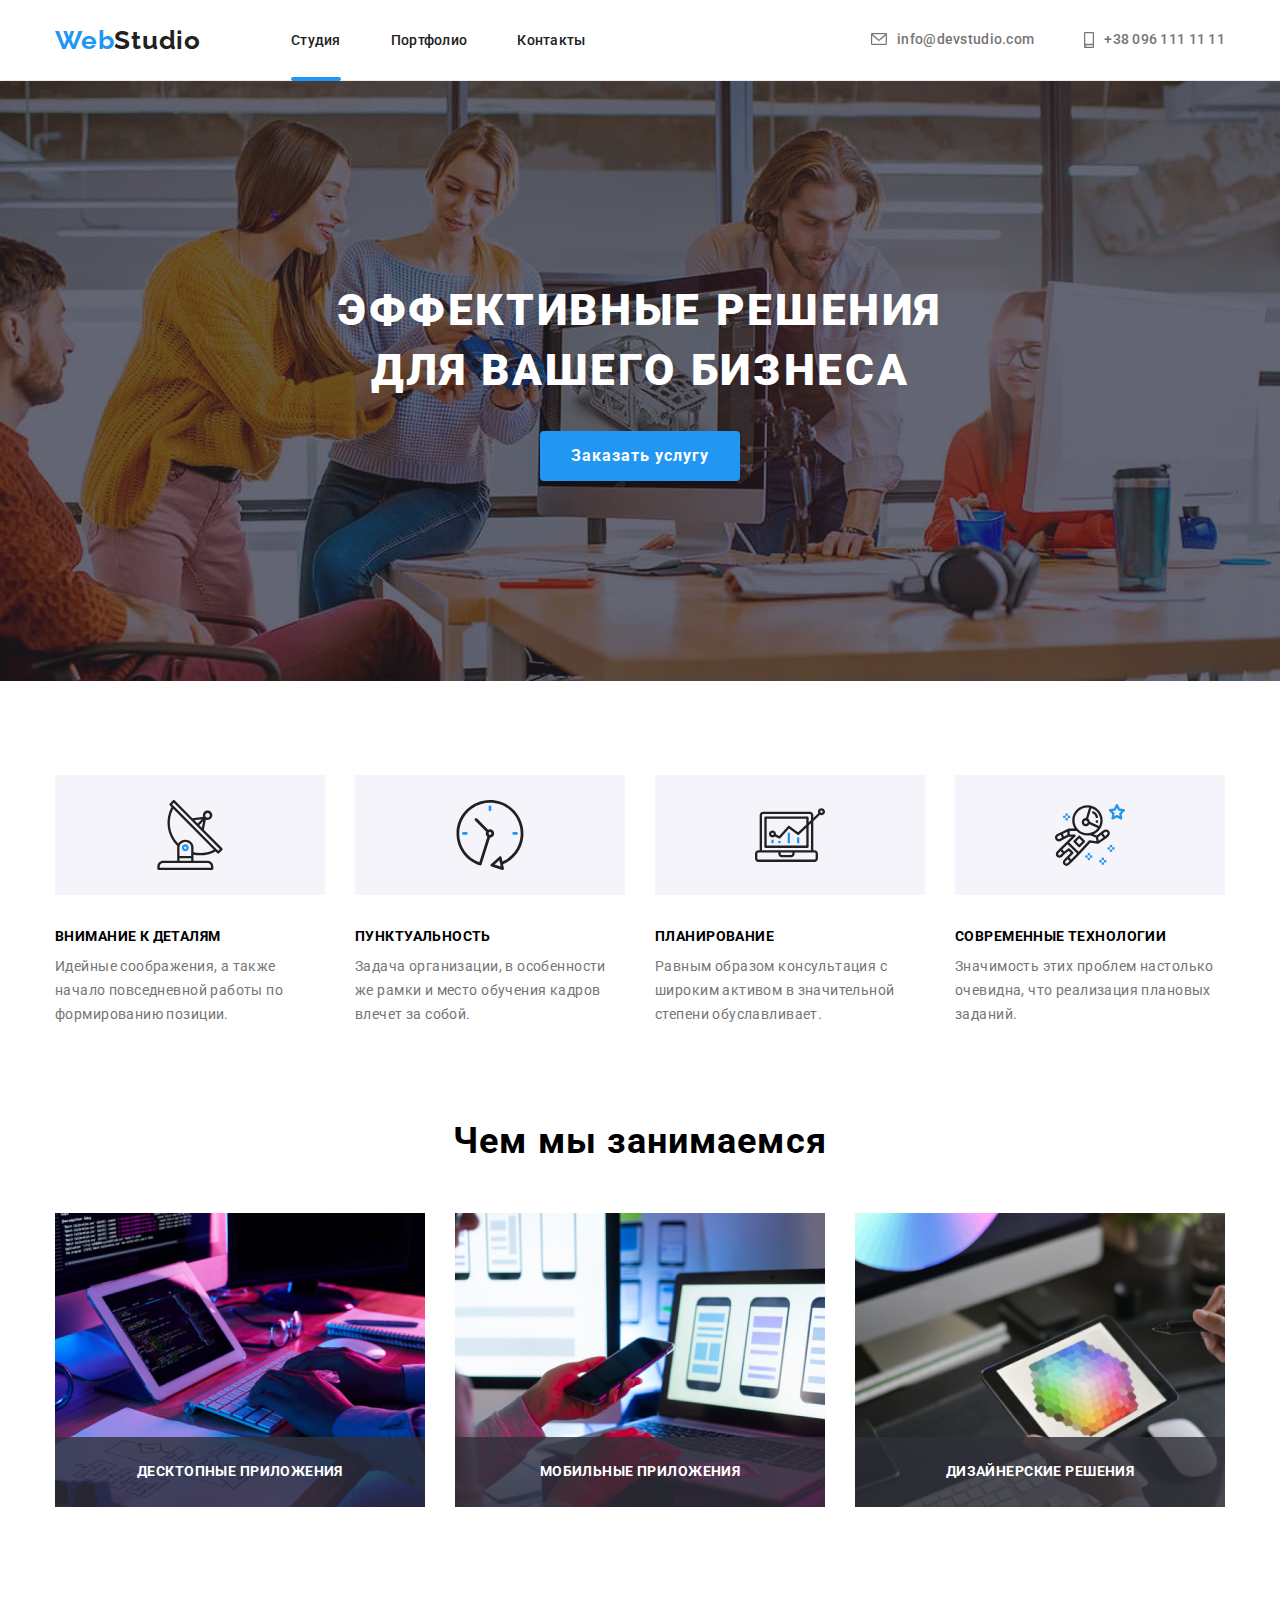
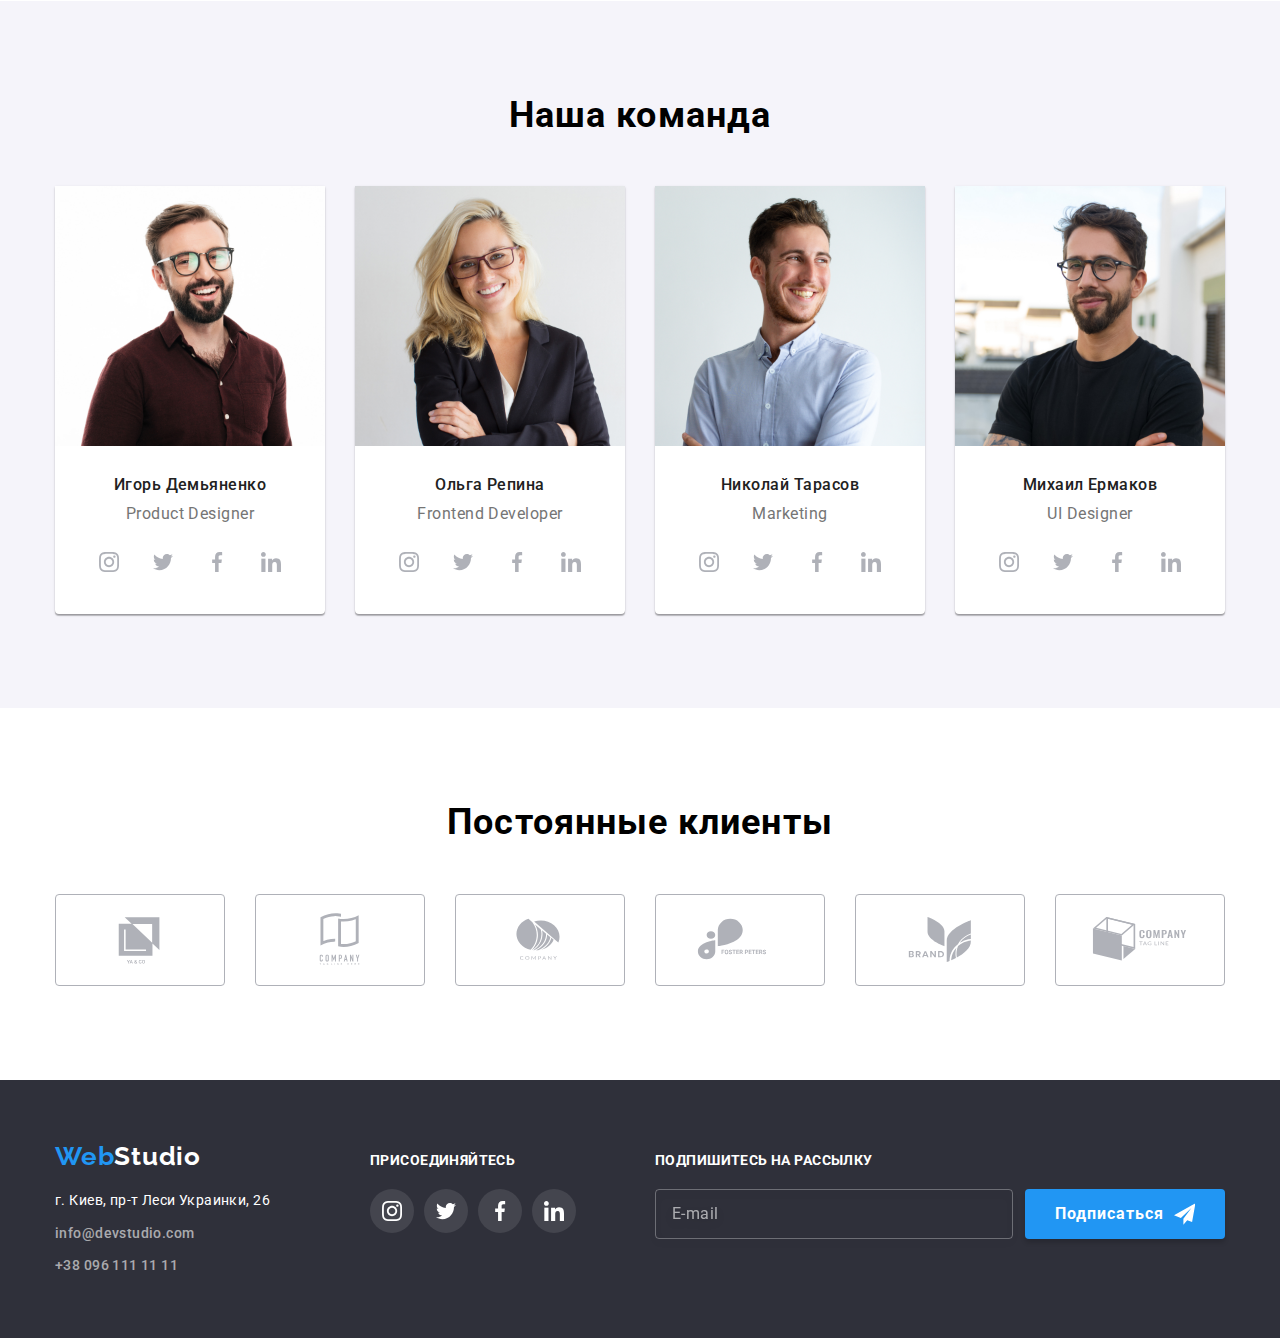
<file: index.html>
<!DOCTYPE html>
<html lang="ru">

<head>
  <meta charset="UTF-8" />
  <meta http-equiv="X-UA-Compatible" content="IE=edge" />
  <meta name="viewport" content="width=device-width, initial-scale=1.0" />
  <link rel="stylesheet" href="https://cdnjs.cloudflare.com/ajax/libs/modern-normalize/1.0.0/modern-normalize.css"
    integrity="sha512-Zx6MlUMKSVJoQ+83OwhdILe8cSEsCzfqThJd7J/VA2UrK6Ctj85p+xzqfyuNXE5B1k25uUdmJ2OzItbBy9GHAQ=="
    crossorigin="anonymous" />
  <link rel="preconnect" href="https://fonts.gstatic.com" />

  <link rel="preconnect" href="https://fonts.gstatic.com" />
  <link href="https://fonts.googleapis.com/css2?family=Raleway:wght@700&family=Roboto:wght@400;500;700;900&display=swap"
    rel="stylesheet" />
  <link rel="stylesheet" href="./css/style.css" />
  <title>WebStudio</title>
</head>

<body>
  <header class="header">
    <div class="container ">
      <!-- Navigations -->
      <nav>
        <a href="./" class="link logo">
          <span class="logo-span">Web</span>Studio</a>
        <ul class="menu list-no">
          <li class="nav-item">
            <a class="link nav-link line-bottom-link" href="#">Студия</a>
          </li>
          <li class="nav-item">
            <a class="link nav-link" href="./portfolio/portfolio.html">Портфолио</a>
          </li>
          <li class="nav-item">
            <a class="link nav-link" href="#">Контакты</a>
          </li>
        </ul>
      </nav>
      <ul class="con-list list-no">
        <li class="con-item">

          <a class="link con-link" href="mailto:info@devstudio.com">
            <svg class="icon-con-mail" width="16" height="12">
              <use href="./img/icons/icons.svg#icon-envelope"></use>
            </svg>
            info@devstudio.com
          </a>
        </li>
        <li class="con-item">
          <a class="link con-link" href="tel:+380961111111">
            <svg class="icon-con">
              <use href="./img/icons/icons.svg#icon-smartphone"></use>
            </svg>

            +38 096 111 11 11
          </a>
          <!-- </li> -->
      </ul>
    </div>
  </header>
  <main>
    <section class="shapka shapka-fon">
      <div class="container">
        <h1 class="main-title">Эффективные решения для вашего бизнеса</h1>
        <div class="center">
          <button class="order-but" type="button" data-modal-open>Заказать услугу</button>
        </div>
    </section>
    <section class="about-section">
      <div class="container">
        <!-- Наши качества -->
        <ul class="about-list list-no">
          <li class="about-list-item icon-det">
            <h3 class="mini-title">Внимание к деталям</h3>
            <p class="zagolovok about-p">
              Идейные соображения, а также начало повседневной работы по
              формированию позиции.
            </p>
          </li>
          <li class="about-list-item icon-time">
            <h3 class="mini-title">Пунктуальность</h3>
            <p class="zagolovok about-p">
              Задача организации, в особенности же рамки и место обучения кадров
              влечет за собой.
            </p>
          </li>
          <li class="about-list-item icon-plan">
            <h3 class="mini-title">Планирование</h3>
            <p class="zagolovok about-p">
              Равным образом консультация с широким активом в значительной
              степени обуславливает.
            </p>
          </li>
          <li class="about-list-item icon-tech">
            <h3 class="mini-title">Современные технологии</h3>
            <p class="zagolovok about-p">
              Значимость этих проблем настолько очевидна, что реализация
              плановых заданий.
            </p>
          </li>
        </ul>
      </div>
    </section>
    <section class="list-img-section">
      <div class="container">
        <!-- Фото чем мы занимаемся  -->
        <h2 class="title-section">Чем мы занимаемся</h2>
        <ul class="list-no list-img">
          <li>
            <div class="card-img">

              <img src="img/img-3.jpg" width="370" height="294" alt="Програмист пишет код" />
              <h4 class="mini-title">Десктопные приложения</h4>

            </div>
          </li>
          <li>
            <div class="card-img">

              <img src="img/img-1.jpg" width="370" height="294" alt="Робота веб-дизайнера" />
              <h4 class="mini-title">Мобильные приложения</h4>
            </div>
          </li>
          <li>
            <div class="card-img">

              <img src="img/img-2.jpg" width="370" height="294" alt="Я хз шо це таке, і взагалі я хочу сало" />
              <h4 class="mini-title">Дизайнерские решения</h4>
            </div>
          </li>
        </ul>
      </div>
    </section>
    <section class="team">
      <div class="container">
        <!-- Наша команда -->
        <h2 class="title-section">Наша команда</h2>
        <ul class="list-no list-team">
          <li class="card-people">
            <img src="img/team/img.jpg" alt="Ігарь" width="270" height="260" />
            <h4 class="title-name">Игорь Демьяненко</h4>
            <p class="job">Product Designer</p>
            <ul class="massage list-no">
              <li class="sn-items">
                <a href="" class="link-sn">
                  <svg class="icon-sn" width='40'>
                    <use href="./img/icons/icons.svg#icon-instagram"></use>
                  </svg>
                </a>
              </li>
              <li class="sn-items">
                <a href="" class="link-sn">
                  <svg class="icon-sn" width='40'>
                    <use href="./img/icons/icons.svg#icon-twitter"></use>
                  </svg>
                </a>
              </li>
              <li class="sn-items">
                <a href="" class="link-sn">
                  <svg class="icon-sn" width='40'>
                    <use href="./img/icons/icons.svg#icon-facebook"></use>
                  </svg>
                </a>
              </li>
              <li class="sn-items">
                <a href="" class="link-sn">
                  <svg class="icon-sn" width='40'>
                    <use href="./img/icons/icons.svg#icon-linkedin"></use>
                  </svg>
                </a>
              </li>
            </ul>
          </li>
          <li class="card-people">
            <img src="img/team/img-1.jpg" alt="Ольга" width="270" height="260" />
            <h4 class="title-name">Ольга Репина</h4>
            <p class="job">Frontend Developer</p>
            <ul class="massage list-no">
              <li class="sn-items">
                <a href="" class="link-sn">
                  <svg class="icon-sn" width='40'>
                    <use href="./img/icons/icons.svg#icon-instagram"></use>
                  </svg>
                </a>
              </li>
              <li class="sn-items">
                <a href="" class="link-sn">
                  <svg class="icon-sn" width='40'>
                    <use href="./img/icons/icons.svg#icon-twitter"></use>
                  </svg>
                </a>
              </li>
              <li class="sn-items">
                <a href="" class="link-sn">
                  <svg class="icon-sn" width='40'>
                    <use href="./img/icons/icons.svg#icon-facebook"></use>
                  </svg>
                </a>
              </li>
              <li class="sn-items">
                <a href="" class="link-sn">
                  <svg class="icon-sn" width='40'>
                    <use href="./img/icons/icons.svg#icon-linkedin"></use>
                  </svg>
                </a>
              </li>
            </ul>
          </li>
          <li class="card-people">
            <img src="img/team/img-2.jpg" alt="Коля" width="270" height="260" />
            <h4 class="title-name">Николай Тарасов</h4>
            <p class="job">Marketing</p>
            <ul class="massage list-no">
              <li class="sn-items">
                <a href="" class="link-sn">
                  <svg class="icon-sn" width='40'>
                    <use href="./img/icons/icons.svg#icon-instagram"></use>
                  </svg>
                </a>
              </li>
              <li class="sn-items">
                <a href="" class="link-sn">
                  <svg class="icon-sn" width='40'>
                    <use href="./img/icons/icons.svg#icon-twitter"></use>
                  </svg>
                </a>
              </li>
              <li class="sn-items">
                <a href="" class="link-sn">
                  <svg class="icon-sn" width='40'>
                    <use href="./img/icons/icons.svg#icon-facebook"></use>
                  </svg>
                </a>
              </li>
              <li class="sn-items">
                <a href="" class="link-sn">
                  <svg class="icon-sn" width='40'>
                    <use href="./img/icons/icons.svg#icon-linkedin"></use>
                  </svg>
                </a>
              </li>
            </ul>
          </li>
          <li class="card-people">
            <img src="img/team/img-3.jpg" alt="Міша" width="270" height="260" />
            <h4 class="title-name">Михаил Ермаков</h4>
            <p class="job">UI Designer</p>
            <ul class="massage list-no">
              <li class="sn-items">
                <a href="" class="link-sn">
                  <svg class="icon-sn" width='40'>
                    <use href="./img/icons/icons.svg#icon-instagram"></use>
                  </svg>
                </a>
              </li>
              <li class="sn-items">
                <a href="" class="link-sn">
                  <svg class="icon-sn" width='40'>
                    <use href="./img/icons/icons.svg#icon-twitter"></use>
                  </svg>
                </a>
              </li>
              <li class="sn-items">
                <a href="" class="link-sn">
                  <svg class="icon-sn" width='40'>
                    <use href="./img/icons/icons.svg#icon-facebook"></use>
                  </svg>
                </a>
              </li>
              <li class="sn-items">
                <a href="" class="link-sn">
                  <svg class="icon-sn" width='40'>
                    <use href="./img/icons/icons.svg#icon-linkedin"></use>
                  </svg>
                </a>
              </li>
            </ul>
          </li>
        </ul>
      </div>
    </section>
    <section class="clients-section">
      <div class="container">
        <h2 class="title-section">Постоянные клиенты</h2>
        <ul class="clients-list list-no">
          <li class="clients-item">
            <a href="" class="client-link">
              <svg class="client-logo">
                <use href="./img/icons/icons.svg#icon-client-1"></use>
              </svg>
            </a>
          </li>
          <li class="clients-item ">
            <a href="" class="client-link">
              <svg class="client-logo">
                <use href="./img/icons/icons.svg#icon-client-2"></use>
              </svg>
            </a>
          </li>
          <li class="clients-item">
            <a href="" class="client-link">
              <svg class="client-logo">
                <use href="./img/icons/icons.svg#icon-client-3"></use>
              </svg>
            </a>
          </li>
          <li class="clients-item">
            <a href="" class="client-link">
              <svg class="client-logo">
                <use href="./img/icons/icons.svg#icon-client-4"></use>
              </svg>
            </a>
          </li>
          <li class="clients-item">
            <a href="" class="client-link">
              <svg class="client-logo">
                <use href="./img/icons/icons.svg#icon-client-5"></use>
              </svg>
            </a>
          </li>
          <li class="clients-item">
            <a href="" class="client-link">
              <svg class="client-logo">
                <use href="./img/icons/icons.svg#icon-client-6"></use>
              </svg>
            </a>
          </li>
        </ul>
      </div>
    </section>
  </main>
  <footer class="footer">
    <div class="container content-foot">
      <!-- Адрес и контакты в футере -->
      <div class='info-footer'>
        <a href="./" class="link logo footer-logo">
          <span class="logo-span ">Web</span><span class="white-span">Studio</span>
        </a>
        <address class="address">
          <a href="https://goo.gl/maps/hZhFV1fXpXnWWx7i7" class="address-street link" target="_blank">г. Киев, пр-т Леси
            Украинки, 26</a>
          <ul class="list-no">
            <li class="footer-item-list">
              <a class="link con-link footer-link" href="mailto:info@devstudio.com">info@devstudio.com</a>
            </li>
            <li class="footer-item-list">
              <a class="link con-link footer-link" href="tel:+380961111111">+38 096 111 11 11</a>
            </li>
          </ul>
        </address>
      </div>
      <div class="sn-footer">
        <h3 class="mini-title mini-title-footer">присоединяйтесь</h3>
        <ul class="massage-footer list-no">
          <li class="sn-items">
            <a href="" class="link-sn sn-footer-link">
              <svg class="icon-sn-footer" width='40'>
                <use href="./img/icons/icons.svg#icon-instagram"></use>
              </svg>
            </a>
          </li>
          <li class="sn-items">
            <a href="" class="link-sn sn-footer-link">
              <svg class="icon-sn-footer" width='40'>
                <use href="./img/icons/icons.svg#icon-twitter"></use>
              </svg>
            </a>
          </li>
          <li class="sn-items">
            <a href="" class="link-sn sn-footer-link">
              <svg class="icon-sn-footer" width='40'>
                <use href="./img/icons/icons.svg#icon-facebook"></use>
              </svg>
            </a>
          </li>
          <li class="sn-items">
            <a href="" class="link-sn sn-footer-link">
              <svg class="icon-sn-footer" width='40'>
                <use href="./img/icons/icons.svg#icon-linkedin"></use>
              </svg>
            </a>
          </li>
        </ul>
      </div>
      <div>
        <h3 class="mini-title mini-title-footer">Подпишитесь на рассылку</h3>
        <form class="footer-form">
          <input type="email" class="input-mail-footer" placeholder="E-mail" autocomplete="email">
          <button type="submit" class="sign-but">Подписаться 
            <svg class="but-icon-foot">
              <use href="./img/icons/icons.svg#teleg-icon"></use>
            </svg></button>
        </form>
      </div>
    </div>

  </footer>
  <div class="back-drop-appl is-hidden" data-modal>
    <div class="modal-appl">
      <button class="appl-modal-close" data-modal-close>
        <svg class="close-icon">
          <use href="./img/icons/icons.svg#close"></use>
        </svg>
      </button>

      <form class="form-modal">
        <h2 class="title-modal">Оставьте свои данные, мы вам перезвоним</h2>
        <!-- Div INPUT -->
        <div class="form-field">

          <label class="form-input">
            <span class="modal-label">Имя</span>
            <div class="input-svg-block">
              <input type="text" id="name" class="modal-input">
              <svg class="form-icon">
                <use href="./img/icons/icons.svg#icon-person-form"></use>
              </svg>
            </div>
          </label>


          <label class="form-input">
            <span class="modal-label">Телефон</span>
            <div class="input-svg-block">
              <input type="tel" id="tel" class="modal-input">
              <svg class="form-icon">
                <use href='./img/icons/icons.svg#icon-phone-form'></use>
              </svg>
            </div>
          </label>


          <label class="form-input">
            <span for="mail" class="modal-label">Почта</span>
            <div class="input-svg-block">
              <input type="email" id="mail" class="modal-input">
              <svg class="form-icon">
                <use href="./img/icons/icons.svg#icon-email-form"></use>
              </svg>
            </div>
          </label>

          <!-- комент -->
          <span class="modal-label">Коментарий</span>
          <textarea class="coment-modal" name="comm" id="comment" placeholder="Введите текст"></textarea>
        </div>

        <!-- Пользовательское соглашения -->
        <label class="check">
          <input class="modal-checkbox" type="checkbox" name="check-polit" value="yes">
          <span class="icon-check"></span>
          <span class="span-dogovor">Соглашаюсь с рассылкой и принимаю <a href="#" class="cond">Условия
              договора</a></span>
        </label>

        <button type="submit" class="order-but">Отправить</button>
      </form>
    </div>
  </div>
  <script src="./js/modal.js"></script>
</body>

</html>
</file>
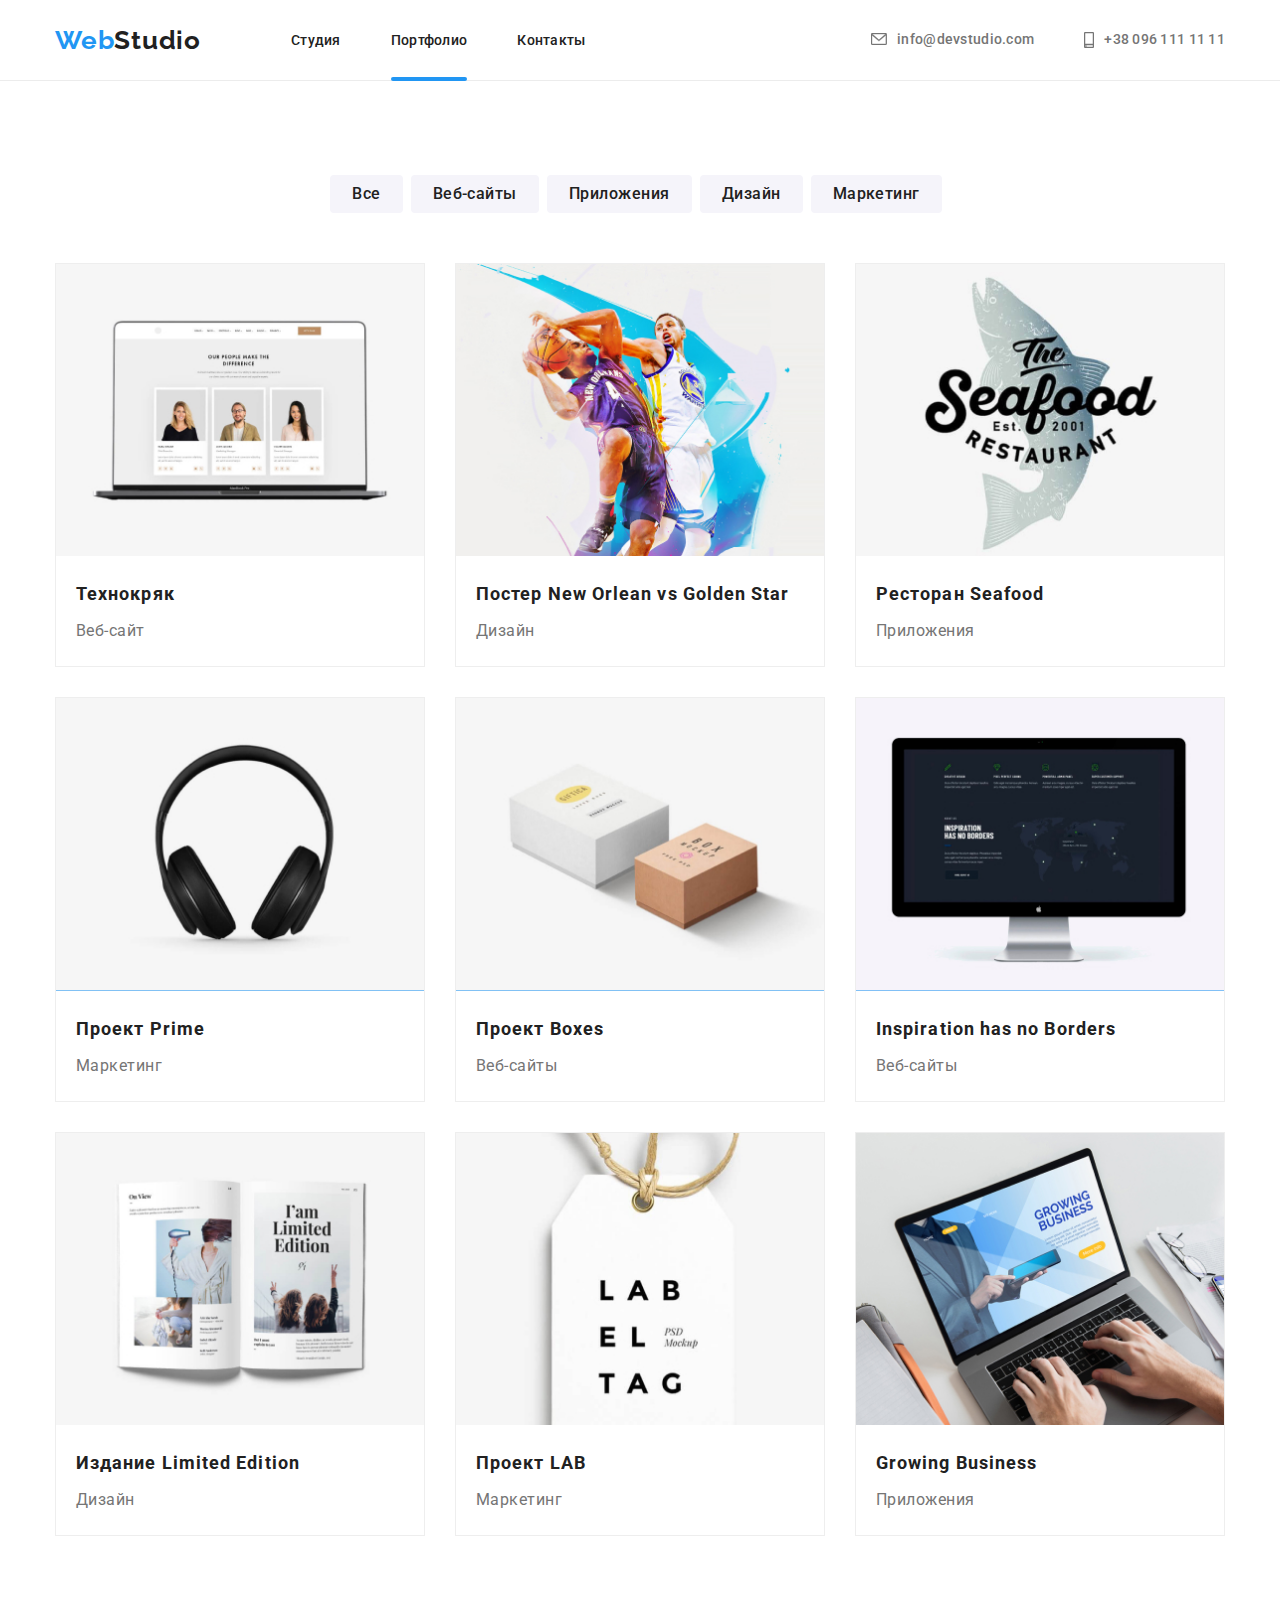
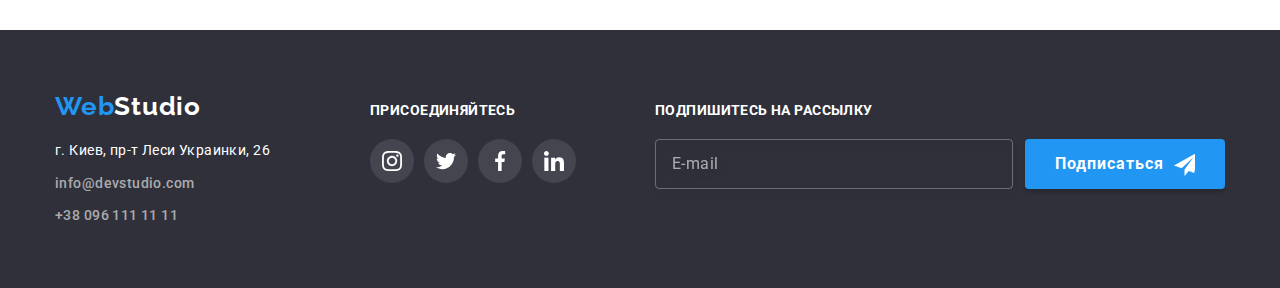
<file: portfolio/portfolio.html>
<!DOCTYPE html>
<html lang="en">
  <head>
    <meta charset="UTF-8" />
    <meta http-equiv="X-UA-Compatible" content="IE=edge" />
    <meta name="viewport" content="width=device-width, initial-scale=1.0" />
    <link rel="preconnect" href="https://fonts.gstatic.com" />
    <link
      href="https://fonts.googleapis.com/css2?family=Raleway:wght@700&family=Roboto:wght@400;500;700;900&display=swap"
      rel="stylesheet"
    />
    <link rel="stylesheet" href="../css/style.css" />
    <title>Portfolio</title>
  </head>
  <body>
    <header class="header">
      <div class="container">
        <!-- Navigations -->
        <nav>
          <a href="../index.html" class="link logo">
            <span class="logo-span">Web</span>Studio</a
          >
          <ul class="menu list-no">
            <li class="nav-item">
              <a class="link nav-link" href="../index.html">Студия</a>
            </li>
            <li class="nav-item">
              <a class="link nav-link line-bottom-link" href="#">Портфолио</a>
            </li>
            <li class="nav-item">
              <a class="link nav-link" href="#">Контакты</a>
            </li>
          </ul>
        </nav>
        <ul class="con-list list-no">
          <li class="con-item">
            <a class="link con-link" href="mailto:info@devstudio.com"
              ><svg class="icon-con-mail">
                <use href="../img/icons/icons.svg#icon-envelope"></use>
              </svg>
              info@devstudio.com</a
            >
          </li>
          <li class="con-item">
            <a class="link con-link" href="tel:+380961111111">
              <svg class="icon-con">
                <use href="../img/icons/icons.svg#icon-smartphone"></use>
              </svg>

              +38 096 111 11 11
            </a>
          </li>
        </ul>
      <div class="des-proj"></div>

    </header>
    <main>
      <section class="catalog">
        <div class="container">
          <ul class="list-no categori-but">
            <li><button class="catalog-but" type="button">Все</button></li>
            <li>
              <button class="catalog-but" type="button">Веб-сайты</button>
            </li>
            <li>
              <button class="catalog-but" type="button">Приложения</button>
            </li>
            <li><button class="catalog-but" type="button">Дизайн</button></li>
            <li>
              <button class="catalog-but" type="button">Маркетинг</button>
            </li>
          </ul>
          <ul class="list-no project-port">
            <!-- Я не знаю это должна быть кнопка или ссылка. Я думаю ссылка -->
            <li class="project">
              <a href="#" class="project-link">
                <div class="des-proj">
                  <img
                    src="../img/portfolio/img.jpg"
                    alt="Веб-сайт"
                    width="370"
                  /> 
                  <p class="dec-card">Технокряк это современная площадка распространения коронавируса. Компании используют эту платформу для цифрового шпионажа и атак на защищённые сервера конкурентов.</p>
                </div>
                <div class="disription-port">
                  <h3 class="name-project">Технокряк</h3>
                  <p class="type-catalog">Веб-сайт</p>
                </div>
              </a>
            </li>
            <li class="project">
              <a href="#" class="project-link">
                <div class="des-proj">
                  <img
                    src="../img/portfolio/img-1.jpg"
                    alt="Дизайн"
                    width="370"
                  /> <p class="dec-card">Технокряк это современная площадка распространения коронавируса. Компании используют эту платформу для цифрового шпионажа и атак на защищённые сервера конкурентов.</p>
                </div>
                <div class="disription-port">
                  <h3 class="name-project">Постер New Orlean vs Golden Star</h3>
                  <p class="type-catalog">Дизайн</p>
                </div>
              </a>
            </li>
            <li class="project">
              <a href="#" class="project-link">
                <div class="des-proj">
                  <img
                    src="../img/portfolio/img-2.jpg"
                    alt="Приложения"
                    width="370"
                  /> <p class="dec-card">Технокряк это современная площадка распространения коронавируса. Компании используют эту платформу для цифрового шпионажа и атак на защищённые сервера конкурентов.</p>
                </div>
                <div class="disription-port">
                  <h3 class="name-project">Ресторан Seafood</h3>
                  <p class="type-catalog">Приложения</p>
                </div>
              </a>
            </li>
            <li class="project">
              <a href="#" class="project-link">
                <div class="des-proj">
                  <img
                    src="../img/portfolio/img-3.jpg"
                    alt="Маркетинг"
                    width="370"
                  /> <p class="dec-card">Технокряк это современная площадка распространения коронавируса. Компании используют эту платформу для цифрового шпионажа и атак на защищённые сервера конкурентов.</p>
                </div>
                <div class="disription-port">
                  <h3 class="name-project">Проект Prime</h3>
                  <p class="type-catalog">Маркетинг</p>
                </div>
              </a>
            </li>
            <li class="project">
              <a href="#" class="project-link">
                <div class="des-proj">
                  <img
                    src="../img/portfolio/img-4.jpg"
                    alt="Приложения"
                    width="370"
                  /> <p class="dec-card">Технокряк это современная площадка распространения коронавируса. Компании используют эту платформу для цифрового шпионажа и атак на защищённые сервера конкурентов.</p>
                </div>
                <div class="disription-port">
                  <h3 class="name-project">Проект Boxes</h3>
                  <p class="type-catalog">Веб-сайты</p>
                </div>
              </a>
            </li>
            <li class="project">
              <a href="" class="project-link">
                <div class="des-proj">
                  <img
                    src="../img/portfolio/img-5.jpg"
                    alt="Веб-сайты"
                    width="370"
                  /> <p class="dec-card">Технокряк это современная площадка распространения коронавируса. Компании используют эту платформу для цифрового шпионажа и атак на защищённые сервера конкурентов.</p>
                </div>
                <div class="disription-port">
                  <h3 class="name-project">Inspiration has no Borders</h3>
                  <p class="type-catalog">Веб-сайты</p>
                </div>
              </a>
            </li>
            <li class="project">
              <a href="#" class="project-link">
                <div class="des-proj">
                  <img
                    src="../img/portfolio/img-6.jpg"
                    alt="Дизайн"
                    width="370"
                  /> <p class="dec-card">Технокряк это современная площадка распространения коронавируса. Компании используют эту платформу для цифрового шпионажа и атак на защищённые сервера конкурентов.</p>
                </div>
                <div class="disription-port">
                  <h3 class="name-project">Издание Limited Edition</h3>
                  <p class="type-catalog">Дизайн</p>
                </div>
              </a>
            </li>
            <li class="project">
              <a href="#" class="project-link">
                <div class="des-proj">
                  <img
                    src="../img/portfolio/img-7.jpg"
                    alt="Маркетинг"
                    width="370"
                  /> <p class="dec-card">Технокряк это современная площадка распространения коронавируса. Компании используют эту платформу для цифрового шпионажа и атак на защищённые сервера конкурентов.</p>
                </div>
                <div class="disription-port">
                  <h3 class="name-project">Проект LAB</h3>
                  <p class="type-catalog">Маркетинг</p>
                </div>
              </a>
            </li>
            <li class="project">
              <a href="#" class="project-link">
                <div class="des-proj">
                  <img
                    src="../img/portfolio/img-8.jpg"
                    alt="Приложения"
                    width="370"
                  /> <p class="dec-card">Технокряк это современная площадка распространения коронавируса. Компании используют эту платформу для цифрового шпионажа и атак на защищённые сервера конкурентов.</p>
                </div>
                <div class="disription-port">
                  <h3 class="name-project">Growing Business</h3>
                  <p class="type-catalog">Приложения</p>
                </div>
              </a>
            </li>
          </ul>
        </div>
      </section>
    </main>
    <footer class="footer">
    <div class="container content-foot">
      <!-- Адрес и контакты в футере -->
      <div class='info-footer'>
        <a href="./" class="link logo footer-logo">
          <span class="logo-span ">Web</span><span class="white-span">Studio</span>
        </a>
        <address class="address">
          <a href="https://goo.gl/maps/hZhFV1fXpXnWWx7i7" class="address-street link" target="_blank">г. Киев, пр-т Леси
            Украинки, 26</a>
          <ul class="list-no">
            <li class="footer-item-list">
              <a class="link con-link footer-link" href="mailto:info@devstudio.com">info@devstudio.com</a>
            </li>
            <li class="footer-item-list">
              <a class="link con-link footer-link" href="tel:+380961111111">+38 096 111 11 11</a>
            </li>
          </ul>
        </address>
      </div>
      <div class="sn-footer">
        <h3 class="mini-title mini-title-footer">присоединяйтесь</h3>
        <ul class="massage-footer list-no">
          <li class="sn-items">
            <a href="" class="link-sn sn-footer-link">
              <svg class="icon-sn-footer" width='40'>
                <use href="../img/icons/icons.svg#icon-instagram"></use>
              </svg>
            </a>
          </li>
          <li class="sn-items">
            <a href="" class="link-sn sn-footer-link">
              <svg class="icon-sn-footer" width='40'>
                <use href="../img/icons/icons.svg#icon-twitter"></use>
              </svg>
            </a>
          </li>
          <li class="sn-items">
            <a href="" class="link-sn sn-footer-link">
              <svg class="icon-sn-footer" width='40'>
                <use href="../img/icons/icons.svg#icon-facebook"></use>
              </svg>
            </a>
          </li>
          <li class="sn-items">
            <a href="" class="link-sn sn-footer-link">
              <svg class="icon-sn-footer" width='40'>
                <use href="../img/icons/icons.svg#icon-linkedin"></use>
              </svg>
            </a>
          </li>
        </ul>
      </div>
      <div>
        <h3 class="mini-title mini-title-footer">Подпишитесь на рассылку</h3>
        <form class="footer-form">
          <input type="email" class="input-mail-footer" placeholder="E-mail" autocomplete="email">
          <button type="submit" class="sign-but">Подписаться 
            <svg class="but-icon-foot">
              <use href="../img/icons/icon-send.svg"></use>
            </svg></button>
        </form>
      </div>
    </div>

  </footer>
     
  </body>
</html>
</file>
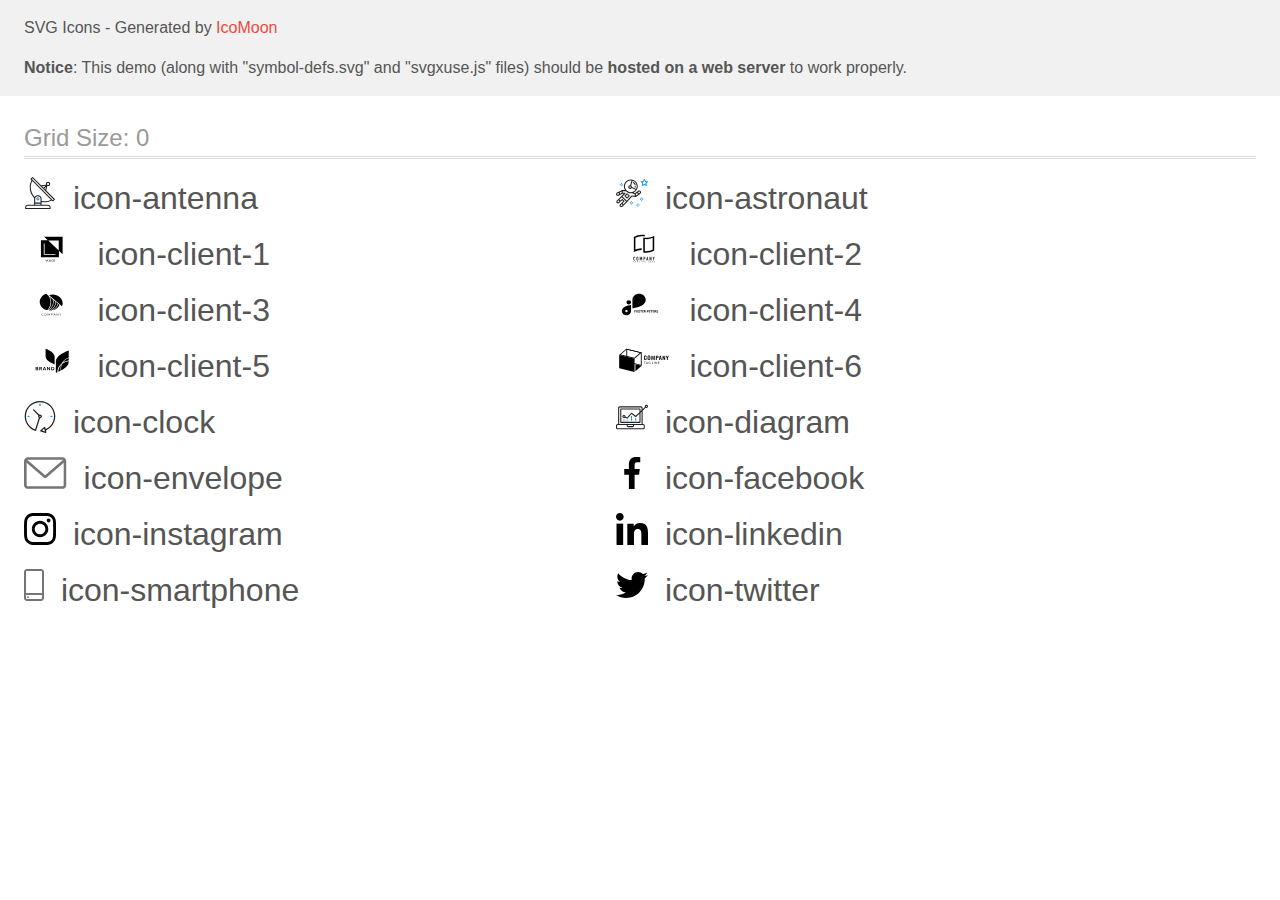
<file: img/icons/icomoon/demo-external-svg.html>
<!doctype html>
<html>
<head>
    <title>IcoMoon - SVG Icons</title>
    <meta charset="utf-8">
    <meta name="viewport" content="width=device-width, initial-scale=1">
    <link rel="stylesheet" href="demo-files/demo.css">
    <link rel="stylesheet" href="style.css">
</head>
<body>
<header class="bgc1 clearfix">
<div class="mhl">
    <p>SVG Icons - Generated by <a href="https://icomoon.io/app">IcoMoon</a></p><p><strong>Notice</strong>: This demo (along with "symbol-defs.svg" and "svgxuse.js" files) should be <b>hosted on a web server</b> to work properly.</p>
</div>
</header>
    <div class="clearfix mhl ptl">
        <h1 class="mvm mtn fgc1">Grid Size: 0</h1>
        <div class="glyph fs1">
            <div class="clearfix pbs">
                <svg class="icon icon-antenna"><use xlink:href="symbol-defs.svg#icon-antenna"></use></svg><span class="name"> icon-antenna</span>
            </div>
        </div>
        <div class="glyph fs1">
            <div class="clearfix pbs">
                <svg class="icon icon-astronaut"><use xlink:href="symbol-defs.svg#icon-astronaut"></use></svg><span class="name"> icon-astronaut</span>
            </div>
        </div>
        <div class="glyph fs1">
            <div class="clearfix pbs">
                <svg class="icon icon-client-1"><use xlink:href="symbol-defs.svg#icon-client-1"></use></svg><span class="name"> icon-client-1</span>
            </div>
        </div>
        <div class="glyph fs1">
            <div class="clearfix pbs">
                <svg class="icon icon-client-2"><use xlink:href="symbol-defs.svg#icon-client-2"></use></svg><span class="name"> icon-client-2</span>
            </div>
        </div>
        <div class="glyph fs1">
            <div class="clearfix pbs">
                <svg class="icon icon-client-3"><use xlink:href="symbol-defs.svg#icon-client-3"></use></svg><span class="name"> icon-client-3</span>
            </div>
        </div>
        <div class="glyph fs1">
            <div class="clearfix pbs">
                <svg class="icon icon-client-4"><use xlink:href="symbol-defs.svg#icon-client-4"></use></svg><span class="name"> icon-client-4</span>
            </div>
        </div>
        <div class="glyph fs1">
            <div class="clearfix pbs">
                <svg class="icon icon-client-5"><use xlink:href="symbol-defs.svg#icon-client-5"></use></svg><span class="name"> icon-client-5</span>
            </div>
        </div>
        <div class="glyph fs1">
            <div class="clearfix pbs">
                <svg class="icon icon-client-6"><use xlink:href="symbol-defs.svg#icon-client-6"></use></svg><span class="name"> icon-client-6</span>
            </div>
        </div>
        <div class="glyph fs1">
            <div class="clearfix pbs">
                <svg class="icon icon-clock"><use xlink:href="symbol-defs.svg#icon-clock"></use></svg><span class="name"> icon-clock</span>
            </div>
        </div>
        <div class="glyph fs1">
            <div class="clearfix pbs">
                <svg class="icon icon-diagram"><use xlink:href="symbol-defs.svg#icon-diagram"></use></svg><span class="name"> icon-diagram</span>
            </div>
        </div>
        <div class="glyph fs1">
            <div class="clearfix pbs">
                <svg class="icon icon-envelope"><use xlink:href="symbol-defs.svg#icon-envelope"></use></svg><span class="name"> icon-envelope</span>
            </div>
        </div>
        <div class="glyph fs1">
            <div class="clearfix pbs">
                <svg class="icon icon-facebook"><use xlink:href="symbol-defs.svg#icon-facebook"></use></svg><span class="name"> icon-facebook</span>
            </div>
        </div>
        <div class="glyph fs1">
            <div class="clearfix pbs">
                <svg class="icon icon-instagram"><use xlink:href="symbol-defs.svg#icon-instagram"></use></svg><span class="name"> icon-instagram</span>
            </div>
        </div>
        <div class="glyph fs1">
            <div class="clearfix pbs">
                <svg class="icon icon-linkedin"><use xlink:href="symbol-defs.svg#icon-linkedin"></use></svg><span class="name"> icon-linkedin</span>
            </div>
        </div>
        <div class="glyph fs1">
            <div class="clearfix pbs">
                <svg class="icon icon-smartphone"><use xlink:href="symbol-defs.svg#icon-smartphone"></use></svg><span class="name"> icon-smartphone</span>
            </div>
        </div>
        <div class="glyph fs1">
            <div class="clearfix pbs">
                <svg class="icon icon-twitter"><use xlink:href="symbol-defs.svg#icon-twitter"></use></svg><span class="name"> icon-twitter</span>
            </div>
        </div>
  </div>
<script defer src="svgxuse.js"></script>
</body>
</html>
</file>
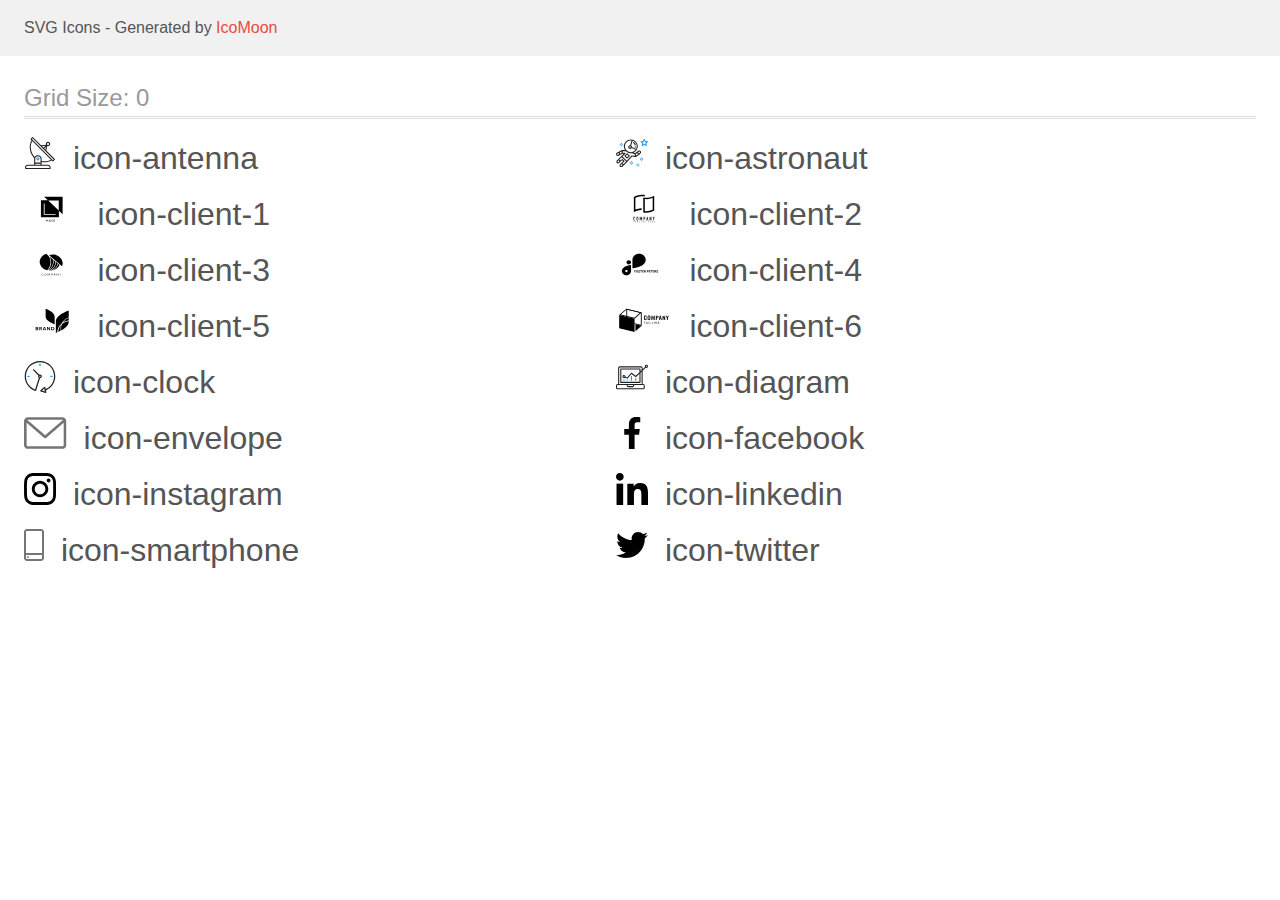
<file: img/icons/icomoon/demo.html>
<!doctype html>
<html>
<head>
    <title>IcoMoon - SVG Icons</title>
    <meta charset="utf-8">
    <meta name="viewport" content="width=device-width, initial-scale=1">
    <link rel="stylesheet" href="demo-files/demo.css">
    <link rel="stylesheet" href="style.css">
</head>
<body>
<svg aria-hidden="true" style="position: absolute; width: 0; height: 0; overflow: hidden;" version="1.1" xmlns="http://www.w3.org/2000/svg" xmlns:xlink="http://www.w3.org/1999/xlink">
<defs>
<symbol id="icon-antenna" viewBox="0 0 32 32">
<path fill="#212121" style="fill: var(--color1, #212121)" d="M30.773 22.098l-8.443-8.505 0.937-4.615c0.242 0.094 0.499 0.144 0.758 0.146h0.006c1.192 0.014 2.17-0.941 2.184-2.133s-0.941-2.17-2.133-2.184c-1.192-0.014-2.17 0.941-2.184 2.133-0.003 0.255 0.039 0.509 0.125 0.749l-4.96 0.605-8.091-8.133c-0.099-0.101-0.235-0.159-0.377-0.16-0.14 0.001-0.274 0.056-0.373 0.155l-1.513 1.504c-0.208 0.208-0.208 0.546 0 0.754l0.814 0.826c-3.153 5.798-2.129 12.978 2.519 17.663 0.043 0.041 0.092 0.074 0.146 0.098-0.034 0.18-0.051 0.364-0.052 0.547v6.187h-6.4c-1.472 0.002-2.665 1.195-2.667 2.667v1.067c0 0.295 0.239 0.533 0.533 0.533h24.533c0.295 0 0.533-0.239 0.533-0.533v-1.067c-0.002-1.472-1.195-2.665-2.667-2.667h-6.4v-2.742c1.003 0.21 2.024 0.317 3.049 0.32 2.458-0.003 4.877-0.615 7.040-1.783l0.818 0.823c0.099 0.101 0.235 0.159 0.377 0.16 0.14-0.001 0.274-0.056 0.373-0.155l1.513-1.504c0.208-0.208 0.208-0.546 0-0.754zM23.28 6.233c0.418-0.415 1.093-0.414 1.508 0.004s0.414 1.093-0.004 1.508c-0.2 0.199-0.47 0.31-0.752 0.31h-0.003c-0.589-0.003-1.064-0.483-1.061-1.072 0.002-0.282 0.115-0.552 0.314-0.751h-0.002zM22.024 9.738l-0.598 2.946-1.175-1.182 1.774-1.763zM21.419 8.836l-1.92 1.909-1.485-1.493 3.405-0.415zM24.004 28.8c0.884 0 1.6 0.716 1.6 1.6v0.533h-23.467v-0.533c0-0.884 0.716-1.6 1.6-1.6h20.267zM16.537 26.667v1.067h-5.333v-1.067h5.333zM11.204 25.6v-4.053c0-1.294 1.196-2.347 2.667-2.347s2.667 1.053 2.667 2.347v4.053h-5.333zM17.604 23.904v-2.357c0-1.882-1.675-3.413-3.733-3.413-1.331-0.020-2.576 0.657-3.281 1.786-4.058-4.274-4.971-10.645-2.279-15.887l18.602 18.708c-2.872 1.461-6.165 1.873-9.309 1.163zM28.893 23.22l-21.057-21.181 0.755-0.752 7.935 7.98c0.004 0 0.006 0.007 0.010 0.010l13.115 13.191-0.757 0.752z"></path>
<path fill="#2196f3" style="fill: var(--color2, #2196f3)" d="M13.876 20.267h-0.005c-0.884-0.001-1.601 0.714-1.602 1.598s0.714 1.601 1.598 1.602h0.005c0.884 0.001 1.601-0.714 1.602-1.598s-0.714-1.601-1.598-1.602zM14.249 22.245c-0.1 0.1-0.236 0.156-0.378 0.155-0.295-0.002-0.532-0.242-0.531-0.536 0.001-0.141 0.057-0.276 0.157-0.375s0.233-0.154 0.373-0.155c0.295 0.002 0.532 0.241 0.53 0.536-0.001 0.141-0.057 0.276-0.157 0.375h0.005z"></path>
</symbol>
<symbol id="icon-astronaut" viewBox="0 0 32 32">
<path fill="#2196f3" style="fill: var(--color2, #2196f3)" d="M31.974 4.524c-0.063-0.193-0.229-0.333-0.43-0.363l-1.91-0.278-0.855-1.731c-0.179-0.365-0.777-0.365-0.956 0l-0.855 1.731-1.91 0.278c-0.201 0.029-0.367 0.17-0.431 0.363-0.062 0.193-0.011 0.405 0.135 0.547l1.383 1.348-0.326 1.903c-0.034 0.2 0.048 0.402 0.212 0.522 0.166 0.121 0.382 0.135 0.562 0.040l1.709-0.899 1.709 0.899c0.078 0.041 0.164 0.061 0.249 0.061 0.11 0 0.221-0.034 0.314-0.102 0.164-0.119 0.246-0.322 0.212-0.522l-0.326-1.903 1.383-1.348c0.145-0.142 0.197-0.354 0.135-0.547zM29.511 5.851c-0.125 0.122-0.183 0.299-0.153 0.472l0.191 1.114-1-0.526c-0.078-0.041-0.163-0.061-0.249-0.061s-0.17 0.020-0.249 0.061l-1.001 0.526 0.191-1.114c0.030-0.173-0.028-0.349-0.153-0.472l-0.81-0.789 1.119-0.163c0.174-0.025 0.324-0.134 0.402-0.292l0.5-1.013 0.5 1.013c0.078 0.157 0.228 0.267 0.402 0.292l1.119 0.163-0.809 0.789z"></path>
<path fill="#2196f3" style="fill: var(--color2, #2196f3)" d="M26.134 20.522h-1.067v1.067h1.067v-1.067z"></path>
<path fill="#2196f3" style="fill: var(--color2, #2196f3)" d="M26.134 22.656h-1.067v1.067h1.067v-1.067z"></path>
<path fill="#2196f3" style="fill: var(--color2, #2196f3)" d="M27.2 21.589h-1.067v1.067h1.067v-1.067z"></path>
<path fill="#2196f3" style="fill: var(--color2, #2196f3)" d="M25.067 21.589h-1.067v1.067h1.067v-1.067z"></path>
<path fill="#2196f3" style="fill: var(--color2, #2196f3)" d="M22.4 26.389h-1.067v1.067h1.067v-1.067z"></path>
<path fill="#2196f3" style="fill: var(--color2, #2196f3)" d="M22.4 28.522h-1.067v1.067h1.067v-1.067z"></path>
<path fill="#2196f3" style="fill: var(--color2, #2196f3)" d="M23.467 27.456h-1.067v1.067h1.067v-1.067z"></path>
<path fill="#2196f3" style="fill: var(--color2, #2196f3)" d="M21.333 27.456h-1.067v1.067h1.067v-1.067z"></path>
<path fill="#2196f3" style="fill: var(--color2, #2196f3)" d="M16 24.256h-1.067v1.067h1.067v-1.067z"></path>
<path fill="#2196f3" style="fill: var(--color2, #2196f3)" d="M16 26.389h-1.067v1.067h1.067v-1.067z"></path>
<path fill="#2196f3" style="fill: var(--color2, #2196f3)" d="M17.067 25.322h-1.067v1.067h1.067v-1.067z"></path>
<path fill="#2196f3" style="fill: var(--color2, #2196f3)" d="M14.933 25.322h-1.067v1.067h1.067v-1.067z"></path>
<path fill="#2196f3" style="fill: var(--color2, #2196f3)" d="M5.867 6.122h-1.067v1.067h1.067v-1.067z"></path>
<path fill="#2196f3" style="fill: var(--color2, #2196f3)" d="M5.867 8.255h-1.067v1.067h1.067v-1.067z"></path>
<path fill="#2196f3" style="fill: var(--color2, #2196f3)" d="M6.933 7.189h-1.067v1.067h1.067v-1.067z"></path>
<path fill="#2196f3" style="fill: var(--color2, #2196f3)" d="M4.8 7.189h-1.067v1.067h1.067v-1.067z"></path>
<path fill="#212121" style="fill: var(--color1, #212121)" d="M24.715 14.159c-0.287-0.388-0.709-0.637-1.188-0.705-0.481-0.068-0.956 0.058-1.34 0.352l-1.252 0.96-1.898 1.417-1.358-0.541c2.421-1.086 4.114-3.508 4.114-6.32 0-3.823-3.123-6.933-6.961-6.933s-6.961 3.11-6.961 6.933c0 1.386 0.414 2.674 1.12 3.758l-2.764-0.024c-0.002 0-0.003 0-0.005 0-0.009 0-0.015 0.004-0.023 0.005-0.053 0.002-0.105 0.013-0.155 0.031-0.013 0.005-0.026 0.008-0.038 0.013-0.006 0.003-0.013 0.003-0.019 0.006l-3.233 1.596c-0.001 0-0.001 0-0.001 0.001l-1.893 0.911c-0.021 0.009-0.042 0.021-0.063 0.035-0.755 0.502-1.012 1.489-0.598 2.295 0.22 0.429 0.595 0.745 1.056 0.889 0.178 0.055 0.359 0.083 0.539 0.083 0.29 0 0.577-0.071 0.839-0.211l1.388-0.738 2.264-1.169 1.357-0.008-5.442 5.416c-0.001 0.001-0.001 0.001-0.002 0.001l-1.339 1.333c-0.316 0.315-0.49 0.732-0.49 1.178s0.174 0.863 0.49 1.179c0.325 0.323 0.752 0.485 1.179 0.485s0.854-0.162 1.18-0.485l1.314-1.309 1.741-1.3 0.901 0.897-1.762 1.754c-0 0.001-0.001 0.001-0.002 0.001l-1.339 1.333c-0.316 0.315-0.49 0.732-0.49 1.178s0.174 0.863 0.49 1.179c0.325 0.323 0.753 0.485 1.18 0.485s0.855-0.162 1.18-0.485l3.482-3.467c0.001-0.001 0.001-0.001 0.001-0.002l1.010-1-0.004-0.004c0.006-0.006 0.015-0.009 0.022-0.015l5.166-5.658 3.471 0.494c0.025 0.004 0.050 0.005 0.075 0.005 0.065 0 0.127-0.015 0.187-0.038 0.018-0.006 0.033-0.015 0.050-0.023 0.019-0.010 0.039-0.015 0.058-0.027l3.213-2.133c0.012-0.008 0.018-0.021 0.029-0.029 0.013-0.010 0.029-0.014 0.041-0.026l1.271-1.191c0.662-0.62 0.753-1.635 0.212-2.362zM2.13 17.77c-0.173 0.093-0.37 0.111-0.558 0.052-0.187-0.058-0.338-0.186-0.427-0.358-0.161-0.314-0.068-0.695 0.214-0.902l1.314-0.632 0.449 1.312-0.992 0.528zM5.628 15.942l-1.548 0.8-0.439-1.283 2.027-1.001-0.040 1.484zM20.727 9.322c0 0.918-0.219 1.785-0.599 2.559l-4.181-1.899c-0.044-0.573-0.341-1.075-0.788-1.388l1.464-4.86c2.378 0.756 4.105 2.974 4.105 5.588zM8.938 9.322c0-3.235 2.644-5.867 5.894-5.867 0.253 0 0.5 0.021 0.745 0.052l-1.432 4.754c-0.019-0.001-0.037-0.006-0.057-0.006-1.033 0-1.873 0.837-1.873 1.867s0.84 1.867 1.873 1.867c0.694 0 1.294-0.383 1.618-0.945l3.862 1.755c-1.075 1.446-2.795 2.39-4.737 2.39-3.25 0-5.894-2.632-5.894-5.867zM14.894 10.122c0 0.441-0.362 0.8-0.806 0.8s-0.806-0.359-0.806-0.8c0-0.441 0.362-0.8 0.806-0.8s0.806 0.359 0.806 0.8zM2.465 25.146c-0.236 0.234-0.619 0.234-0.854 0.001-0.114-0.114-0.176-0.263-0.176-0.423s0.062-0.309 0.176-0.421l0.962-0.958 0.851 0.848-0.959 0.955zM5.679 28.88c-0.236 0.234-0.619 0.235-0.855 0.001-0.114-0.114-0.176-0.263-0.176-0.423s0.062-0.309 0.176-0.421l0.963-0.959 0.852 0.848-0.96 0.955zM9.16 25.411c-0.001 0-0.001 0-0.002 0.001l-1.765 1.76-0.852-0.848 1.763-1.755c0 0 0 0 0-0s0.001-0.001 0.002-0.001c0.040-0.040 0.065-0.088 0.090-0.135 0.007-0.014 0.020-0.026 0.026-0.040 0.017-0.041 0.019-0.085 0.026-0.129 0.003-0.025 0.014-0.047 0.014-0.073 0-0.036-0.013-0.070-0.020-0.106-0.006-0.032-0.006-0.065-0.019-0.095-0.020-0.050-0.055-0.094-0.091-0.138-0.010-0.012-0.014-0.027-0.025-0.038 0 0 0 0-0.001 0s-0.001-0.002-0.001-0.002l-1.607-1.6c-0.017-0.017-0.039-0.024-0.058-0.038-0.028-0.022-0.055-0.042-0.087-0.058-0.030-0.015-0.061-0.024-0.093-0.033-0.034-0.010-0.067-0.017-0.103-0.020-0.033-0.002-0.063 0.001-0.095 0.005-0.036 0.004-0.069 0.009-0.104 0.020-0.034 0.011-0.063 0.027-0.094 0.045-0.020 0.011-0.042 0.015-0.061 0.029l-1.773 1.324-0.901-0.897 2.399-2.386 4.361 4.289-0.928 0.919zM15.979 18.394c-0.015-0.002-0.030 0.004-0.045 0.003-0.039-0.002-0.076 0.001-0.115 0.007-0.030 0.005-0.059 0.011-0.088 0.021-0.034 0.012-0.065 0.028-0.097 0.047-0.030 0.018-0.057 0.037-0.083 0.061-0.013 0.011-0.028 0.017-0.040 0.029l-4.698 5.146-4.328-4.257 2.833-2.818c0.209-0.208 0.21-0.546 0.002-0.755-0.105-0.105-0.243-0.157-0.381-0.156v-0.001l-2.219 0.013 0.028-1.607 3.104 0.027c1.265 1.294 3.029 2.101 4.981 2.101 0.437 0 0.864-0.045 1.279-0.123 0.040 0.032 0.079 0.065 0.13 0.085l2.41 0.96 0.331 1.644-3.003-0.427zM20.020 18.572l-0.313-1.558 1.446-1.080 0.947 1.257-2.080 1.381zM23.774 15.741l-0.838 0.785-0.931-1.236 0.831-0.637c0.155-0.119 0.351-0.168 0.543-0.143 0.193 0.027 0.364 0.128 0.48 0.284 0.217 0.292 0.18 0.699-0.085 0.947z"></path>
<path fill="#212121" style="fill: var(--color1, #212121)" d="M13.602 18.544l-2.143-2.133c-0.207-0.207-0.545-0.207-0.753 0l-2.142 2.133c-0.1 0.101-0.157 0.236-0.157 0.378s0.056 0.278 0.157 0.378l2.142 2.133c0.104 0.103 0.241 0.155 0.377 0.155s0.273-0.052 0.376-0.155l2.143-2.133c0.1-0.1 0.157-0.236 0.157-0.378s-0.057-0.278-0.157-0.378zM11.083 20.303l-1.387-1.381 1.387-1.381 1.387 1.381-1.387 1.381z"></path>
<path fill="#212121" style="fill: var(--color1, #212121)" d="M17.164 5.071l-0.258 1.036c0.071 0.018 1.738 0.452 1.738 2.149h1.067c-0-2.017-1.666-2.965-2.547-3.185z"></path>
<path fill="#212121" style="fill: var(--color1, #212121)" d="M19.711 9.322h-1.067v1.067h1.067v-1.067z"></path>
</symbol>
<symbol id="icon-client-1" viewBox="0 0 57 32">
<path d="M20.267 3.733l3.738 3.538-6.938-0.004v17.166h18.133v-6.564l3.733 3.534v-17.671h-18.667zM35.036 17.455l-10.597-10.032h10.597v10.032zM31.746 21.923h-11.81v-11.545h0.835v10.764h10.975v0.782zM22.725 26.72l-0.436 0.898-0.436-0.898h-0.366l0.637 1.198v0.698h0.331v-0.698l0.635-1.198h-0.365zM23.273 28.615l0.154-0.441h0.734l0.155 0.441h0.344l-0.717-1.896h-0.296l-0.716 1.896h0.342zM23.794 27.122l0.275 0.786h-0.549l0.275-0.786zM25.531 27.863c-0.048 0.073-0.072 0.153-0.072 0.241 0 0.16 0.056 0.29 0.168 0.389s0.263 0.148 0.451 0.148 0.349-0.051 0.484-0.152l0.107 0.126h0.367l-0.279-0.329c0.109-0.149 0.164-0.341 0.164-0.574h-0.275c0 0.128-0.026 0.243-0.079 0.348l-0.366-0.432 0.129-0.094c0.091-0.066 0.157-0.132 0.197-0.198s0.060-0.14 0.060-0.219c0-0.12-0.044-0.22-0.133-0.301s-0.201-0.122-0.339-0.122c-0.153 0-0.274 0.043-0.365 0.13s-0.135 0.203-0.135 0.352c0 0.061 0.014 0.124 0.043 0.189s0.081 0.144 0.155 0.237c-0.141 0.101-0.235 0.188-0.283 0.262zM26.386 28.282c-0.093 0.071-0.193 0.107-0.299 0.107-0.095 0-0.17-0.027-0.227-0.082s-0.085-0.126-0.085-0.214c0-0.102 0.052-0.192 0.156-0.271l0.040-0.029 0.414 0.488zM26.046 27.442c-0.089-0.11-0.134-0.202-0.134-0.275 0-0.063 0.018-0.116 0.055-0.158s0.085-0.063 0.147-0.063c0.057 0 0.105 0.018 0.142 0.053s0.056 0.077 0.056 0.126c0 0.075-0.027 0.136-0.081 0.184l-0.040 0.033-0.145 0.099zM29.132 28.472c0.13-0.114 0.205-0.272 0.224-0.474h-0.328c-0.017 0.135-0.059 0.232-0.124 0.29s-0.162 0.087-0.292 0.087c-0.142 0-0.249-0.054-0.323-0.161s-0.109-0.264-0.109-0.469v-0.168c0.002-0.202 0.041-0.355 0.117-0.46s0.188-0.158 0.331-0.158c0.123 0 0.217 0.030 0.28 0.091s0.104 0.158 0.12 0.294h0.328c-0.021-0.207-0.095-0.368-0.223-0.482s-0.296-0.171-0.505-0.171c-0.155 0-0.293 0.037-0.411 0.111s-0.209 0.179-0.272 0.315c-0.063 0.136-0.095 0.294-0.095 0.473v0.177c0.003 0.174 0.035 0.328 0.098 0.46s0.151 0.234 0.266 0.306c0.115 0.071 0.249 0.107 0.4 0.107 0.216 0 0.389-0.056 0.52-0.169zM31.068 28.206c0.064-0.141 0.096-0.304 0.096-0.49v-0.105c-0.001-0.185-0.034-0.347-0.099-0.486s-0.158-0.247-0.277-0.32c-0.119-0.075-0.256-0.112-0.41-0.112s-0.292 0.038-0.411 0.113c-0.119 0.075-0.211 0.183-0.277 0.324s-0.098 0.305-0.098 0.49v0.107c0.001 0.181 0.034 0.342 0.099 0.48s0.159 0.246 0.279 0.322c0.121 0.075 0.258 0.112 0.411 0.112 0.155 0 0.293-0.037 0.411-0.112s0.212-0.183 0.276-0.323zM30.716 27.135c0.080 0.112 0.12 0.273 0.12 0.483v0.099c0 0.214-0.040 0.376-0.119 0.487s-0.19 0.167-0.336 0.167c-0.144 0-0.257-0.057-0.339-0.171s-0.121-0.275-0.121-0.483v-0.109c0.002-0.204 0.043-0.362 0.122-0.473s0.192-0.168 0.335-0.168c0.146 0 0.258 0.056 0.337 0.168z"></path>
</symbol>
<symbol id="icon-client-2" viewBox="0 0 57 32">
<path d="M26.727 3.165h-0.073c-0.112-0.007-0.224-0.010-0.336-0.012v0h-0.243c-0.212 0-0.428 0.005-0.642 0.016-0.016-0.001-0.032-0.001-0.049 0-1.944 0.11-3.848 0.596-5.609 1.431l-0.231 0.111v11.809l0.54-0.183c0.474-0.163 0.978-0.309 1.5-0.445 1.411-0.362 2.861-0.555 4.317-0.574v1.551c-0.193 0.001-0.38 0.007-0.568 0.016h-0.045c-1.121 0.061-2.233 0.232-3.322 0.51-1.378 0.345-2.708 0.863-3.957 1.542v-15.145c1.298-0.757 2.695-1.325 4.151-1.688 1.278-0.33 2.593-0.5 3.913-0.504h0.228c0.273 0.007 0.538 0.019 0.788 0.038 0.658 0.046 1.31 0.15 1.95 0.311v1.527c-0.621-0.145-1.253-0.24-1.889-0.285-0.013-0.001-0.026-0.002-0.039-0.003-0.132-0.011-0.263-0.022-0.386-0.022zM29.415 4.726c0.339 0.026 0.689 0.038 1.044 0.038 1.388-0.005 2.769-0.182 4.114-0.528 1.378-0.346 2.706-0.865 3.956-1.543v14.875c-1.298 0.756-2.696 1.325-4.153 1.688-1.279 0.329-2.593 0.498-3.913 0.503-1 0.008-1.997-0.11-2.968-0.35v-14.971c0.229 0.053 0.465 0.102 0.706 0.142 0.394 0.066 0.81 0.115 1.214 0.145zM36.985 4.841l-0.54 0.182c-0.497 0.167-0.997 0.316-1.5 0.449-1.465 0.377-2.971 0.57-4.483 0.575-0.352 0-0.676-0.010-0.989-0.030l-0.43-0.028v12.148l0.37 0.033c0.343 0.030 0.696 0.045 1.052 0.045 1.191-0.005 2.377-0.159 3.531-0.457 0.95-0.238 1.874-0.57 2.759-0.991l0.231-0.111v-11.813z"></path>
<path d="M19.060 24.113c-0.078-0.080-0.171-0.144-0.274-0.186s-0.214-0.061-0.326-0.057c-0.119-0.002-0.237 0.021-0.347 0.065-0.101 0.040-0.193 0.101-0.27 0.178s-0.135 0.17-0.174 0.271c-0.042 0.107-0.063 0.22-0.062 0.335v2.023c-0.005 0.143 0.022 0.284 0.080 0.415 0.048 0.104 0.117 0.196 0.202 0.271 0.081 0.068 0.176 0.117 0.278 0.144 0.098 0.028 0.2 0.042 0.302 0.042 0.113 0.001 0.224-0.023 0.326-0.070 0.101-0.044 0.193-0.108 0.27-0.187 0.075-0.079 0.135-0.171 0.177-0.271 0.043-0.102 0.065-0.212 0.065-0.323v-0.226h-0.529v0.18c0.002 0.062-0.009 0.123-0.031 0.18-0.017 0.043-0.043 0.082-0.077 0.114-0.033 0.026-0.070 0.046-0.111 0.058-0.036 0.012-0.073 0.018-0.111 0.019-0.047 0.006-0.095-0.002-0.139-0.021s-0.081-0.049-0.11-0.088c-0.050-0.081-0.074-0.176-0.070-0.271v-1.887c-0.003-0.105 0.019-0.208 0.065-0.302 0.027-0.043 0.066-0.077 0.112-0.098s0.097-0.030 0.147-0.024c0.046-0.002 0.091 0.008 0.132 0.028s0.077 0.049 0.104 0.086c0.059 0.078 0.090 0.173 0.088 0.271v0.175h0.524v-0.206c0.001-0.121-0.021-0.241-0.065-0.354-0.039-0.106-0.099-0.203-0.177-0.285z"></path>
<path d="M22.202 24.090c-0.169-0.142-0.381-0.221-0.602-0.222-0.108 0-0.215 0.020-0.316 0.057-0.103 0.037-0.198 0.093-0.279 0.165-0.088 0.079-0.158 0.175-0.205 0.283-0.053 0.124-0.079 0.257-0.077 0.392v1.941c-0.004 0.137 0.023 0.272 0.077 0.397 0.048 0.104 0.118 0.197 0.205 0.271 0.081 0.075 0.176 0.133 0.279 0.171 0.101 0.037 0.208 0.056 0.316 0.057s0.215-0.020 0.316-0.057c0.105-0.038 0.202-0.096 0.286-0.171 0.084-0.076 0.152-0.168 0.2-0.271 0.054-0.125 0.081-0.261 0.077-0.397v-1.941c0.003-0.135-0.024-0.268-0.077-0.392-0.047-0.107-0.115-0.203-0.2-0.283zM21.955 26.706c0.004 0.052-0.003 0.104-0.021 0.152s-0.047 0.092-0.084 0.128c-0.070 0.059-0.158 0.091-0.249 0.091s-0.179-0.032-0.249-0.091c-0.037-0.036-0.066-0.080-0.084-0.128s-0.025-0.101-0.021-0.152v-1.941c-0.004-0.052 0.003-0.104 0.021-0.152s0.047-0.092 0.084-0.128c0.070-0.059 0.158-0.091 0.249-0.091s0.179 0.032 0.249 0.091c0.037 0.036 0.066 0.080 0.084 0.128s0.025 0.101 0.021 0.152v1.941z"></path>
<path d="M26.329 27.573v-3.674h-0.509l-0.668 1.945h-0.009l-0.673-1.945h-0.503v3.674h0.525v-2.235h0.009l0.514 1.58h0.262l0.518-1.58h0.009v2.235h0.525z"></path>
<path d="M29.311 24.157c-0.081-0.091-0.183-0.16-0.297-0.201-0.123-0.040-0.251-0.059-0.38-0.057h-0.78v3.674h0.523v-1.435h0.27c0.163 0.007 0.326-0.027 0.472-0.1 0.119-0.066 0.218-0.163 0.287-0.281 0.061-0.098 0.101-0.206 0.12-0.32 0.021-0.138 0.030-0.278 0.028-0.418 0.005-0.176-0.012-0.353-0.051-0.525-0.035-0.127-0.101-0.243-0.193-0.338zM29.041 25.277c-0.002 0.067-0.019 0.132-0.049 0.191-0.030 0.056-0.077 0.102-0.135 0.129-0.078 0.035-0.162 0.050-0.247 0.046h-0.239v-1.249h0.27c0.081-0.004 0.162 0.012 0.236 0.046 0.054 0.031 0.097 0.079 0.123 0.136 0.029 0.065 0.044 0.134 0.046 0.205 0 0.077 0 0.159 0 0.244s0.005 0.174 0 0.252h-0.005z"></path>
<path d="M31.791 23.899h-0.429l-0.809 3.674h0.523l0.154-0.789h0.714l0.154 0.789h0.524l-0.83-3.674zM31.308 26.283l0.258-1.332h0.009l0.256 1.332h-0.524z"></path>
<path d="M35.173 26.112h-0.009l-0.791-2.213h-0.503v3.674h0.523v-2.209h0.011l0.8 2.209h0.492v-3.674h-0.523v2.213z"></path>
<path d="M38.372 23.899l-0.421 1.461h-0.011l-0.421-1.461h-0.554l0.719 2.121v1.553h0.524v-1.553l0.719-2.121h-0.554z"></path>
<path d="M17.6 28.61h0.252v0.708h0.171v-0.708h0.251v-0.145h-0.675v0.145z"></path>
<path d="M19.721 28.465l-0.331 0.853h0.182l0.070-0.194h0.34l0.073 0.194h0.186l-0.339-0.853h-0.182zM19.694 28.981l0.116-0.316 0.116 0.316h-0.232z"></path>
<path d="M21.818 29.004h0.197v0.11c-0.058 0.046-0.129 0.071-0.202 0.072-0.034 0.002-0.069-0.004-0.1-0.019s-0.059-0.036-0.081-0.063c-0.045-0.065-0.068-0.143-0.063-0.222 0-0.19 0.082-0.285 0.246-0.285 0.043-0.004 0.086 0.007 0.121 0.032s0.061 0.062 0.072 0.104l0.169-0.033c-0.036-0.167-0.156-0.251-0.362-0.251-0.11-0.003-0.216 0.036-0.298 0.11-0.043 0.042-0.076 0.094-0.097 0.15s-0.030 0.117-0.025 0.178c-0.005 0.117 0.034 0.231 0.109 0.32 0.042 0.043 0.092 0.077 0.148 0.098s0.116 0.031 0.176 0.027c0.134 0.004 0.263-0.045 0.362-0.136v-0.336h-0.37v0.144z"></path>
<path d="M23.959 28.465h-0.173v0.853h0.598v-0.145h-0.425v-0.708z"></path>
<path d="M25.769 28.465h-0.173v0.853h0.173v-0.853z"></path>
<path d="M27.539 29.035l-0.349-0.57h-0.167v0.853h0.161v-0.557l0.343 0.557h0.171v-0.853h-0.158v0.57z"></path>
<path d="M29.14 28.943h0.425v-0.145h-0.425v-0.187h0.457v-0.145h-0.63v0.853h0.648v-0.145h-0.475v-0.231z"></path>
<path d="M33.020 28.802h-0.336v-0.336h-0.171v0.853h0.171v-0.373h0.336v0.373h0.171v-0.853h-0.171v0.336z"></path>
<path d="M34.629 28.943h0.426v-0.145h-0.426v-0.187h0.459v-0.145h-0.63v0.853h0.646v-0.145h-0.475v-0.231z"></path>
<path d="M36.812 28.943c0.148-0.023 0.224-0.102 0.224-0.237 0.004-0.036-0.001-0.073-0.016-0.106s-0.038-0.062-0.068-0.083c-0.077-0.039-0.163-0.056-0.25-0.050h-0.362v0.853h0.171v-0.357h0.034c0.037-0.002 0.073 0.004 0.107 0.019 0.025 0.015 0.046 0.037 0.061 0.062l0.186 0.271h0.205l-0.104-0.167c-0.046-0.082-0.111-0.153-0.189-0.205zM36.64 28.825h-0.127v-0.214h0.135c0.059-0.005 0.118 0.002 0.174 0.020 0.012 0.011 0.022 0.025 0.029 0.040s0.009 0.032 0.009 0.049c-0.001 0.017-0.005 0.033-0.013 0.048s-0.019 0.027-0.032 0.037c-0.056 0.017-0.115 0.024-0.174 0.020z"></path>
<path d="M38.458 28.943h0.425v-0.145h-0.425v-0.187h0.459v-0.145h-0.631v0.853h0.648v-0.145h-0.475v-0.231z"></path>
</symbol>
<symbol id="icon-client-3" viewBox="0 0 57 32">
<path d="M19.417 26.187c0.008 0 0.017 0.002 0.025 0.005s0.015 0.007 0.020 0.013l0.116 0.111c-0.090 0.090-0.202 0.162-0.327 0.211-0.147 0.053-0.305 0.079-0.464 0.076-0.149 0.003-0.298-0.021-0.436-0.071-0.125-0.045-0.237-0.113-0.329-0.2-0.094-0.089-0.166-0.194-0.212-0.308-0.051-0.127-0.076-0.261-0.074-0.396-0.002-0.135 0.025-0.27 0.080-0.397 0.051-0.115 0.127-0.22 0.225-0.308 0.099-0.087 0.218-0.155 0.349-0.201 0.143-0.048 0.296-0.072 0.449-0.071 0.143-0.003 0.285 0.019 0.417 0.064 0.115 0.043 0.221 0.104 0.313 0.178l-0.097 0.119c-0.007 0.008-0.015 0.016-0.025 0.021-0.012 0.007-0.025 0.010-0.039 0.009-0.015-0.001-0.030-0.005-0.042-0.013l-0.052-0.032-0.073-0.040c-0.031-0.015-0.064-0.028-0.097-0.039-0.043-0.013-0.087-0.024-0.132-0.032-0.057-0.009-0.115-0.013-0.173-0.013-0.111-0.001-0.22 0.017-0.323 0.053-0.096 0.034-0.182 0.084-0.253 0.149-0.073 0.069-0.128 0.15-0.164 0.238-0.041 0.101-0.061 0.207-0.060 0.313-0.002 0.108 0.018 0.216 0.060 0.318 0.035 0.087 0.090 0.167 0.161 0.236 0.067 0.064 0.149 0.114 0.241 0.147 0.095 0.034 0.197 0.051 0.3 0.050 0.059 0.001 0.119-0.003 0.177-0.010 0.096-0.010 0.188-0.039 0.269-0.085 0.041-0.023 0.079-0.049 0.115-0.078 0.015-0.012 0.035-0.020 0.055-0.020z"></path>
<path d="M22.776 25.629c0.002 0.134-0.025 0.267-0.078 0.393-0.047 0.114-0.122 0.218-0.219 0.305s-0.214 0.155-0.344 0.2c-0.285 0.094-0.599 0.094-0.884 0-0.129-0.046-0.245-0.114-0.342-0.201-0.097-0.089-0.172-0.194-0.221-0.308-0.105-0.255-0.105-0.533 0-0.787 0.050-0.115 0.125-0.22 0.221-0.31 0.097-0.084 0.214-0.15 0.342-0.193 0.284-0.096 0.6-0.096 0.884 0 0.129 0.046 0.246 0.114 0.343 0.201 0.096 0.088 0.17 0.191 0.22 0.304 0.054 0.127 0.080 0.261 0.078 0.395zM22.47 25.629c0.002-0.107-0.016-0.214-0.055-0.316-0.033-0.087-0.086-0.168-0.156-0.236-0.068-0.065-0.152-0.116-0.246-0.149-0.207-0.069-0.436-0.069-0.643 0-0.094 0.033-0.178 0.084-0.246 0.149-0.071 0.068-0.125 0.149-0.157 0.236-0.074 0.206-0.074 0.426 0 0.632 0.033 0.087 0.086 0.168 0.157 0.236 0.068 0.065 0.152 0.115 0.246 0.148 0.207 0.067 0.435 0.067 0.643 0 0.093-0.033 0.177-0.083 0.246-0.148 0.070-0.069 0.123-0.149 0.156-0.236 0.039-0.102 0.058-0.209 0.055-0.316z"></path>
<path d="M25.067 25.96l0.030 0.071c0.012-0.025 0.022-0.048 0.033-0.071 0.011-0.024 0.024-0.047 0.038-0.070l0.743-1.174c0.015-0.020 0.028-0.033 0.042-0.037 0.020-0.005 0.040-0.007 0.061-0.006h0.22v1.909h-0.26v-1.404c0-0.018 0-0.038 0-0.059-0.001-0.022-0.001-0.044 0-0.066l-0.747 1.19c-0.009 0.018-0.025 0.033-0.044 0.043s-0.041 0.016-0.064 0.016h-0.042c-0.023 0-0.045-0.005-0.064-0.016s-0.034-0.026-0.044-0.044l-0.769-1.198c0 0.023 0 0.046 0 0.068s0 0.043 0 0.061v1.404h-0.252v-1.905h0.22c0.021-0.001 0.041 0.001 0.061 0.006 0.018 0.008 0.032 0.021 0.041 0.037l0.759 1.175c0.015 0.022 0.028 0.045 0.038 0.068z"></path>
<path d="M27.864 25.865v0.715h-0.291v-1.906h0.649c0.122-0.002 0.244 0.012 0.362 0.042 0.094 0.023 0.181 0.064 0.256 0.119 0.065 0.052 0.114 0.116 0.145 0.187 0.034 0.078 0.051 0.161 0.049 0.244 0.001 0.084-0.017 0.167-0.054 0.244-0.035 0.073-0.089 0.138-0.157 0.191-0.075 0.057-0.162 0.1-0.257 0.126-0.113 0.031-0.232 0.046-0.35 0.044l-0.352-0.005zM27.864 25.66h0.352c0.076 0.001 0.153-0.009 0.225-0.029 0.060-0.018 0.115-0.046 0.163-0.082 0.044-0.035 0.078-0.078 0.099-0.126 0.024-0.051 0.036-0.105 0.035-0.16 0.003-0.053-0.007-0.106-0.029-0.155s-0.057-0.094-0.102-0.13c-0.111-0.075-0.251-0.112-0.391-0.102h-0.352v0.786z"></path>
<path d="M31.772 26.583h-0.23c-0.023 0.001-0.046-0.006-0.064-0.018-0.017-0.012-0.029-0.027-0.038-0.044l-0.198-0.461h-0.993l-0.205 0.461c-0.008 0.017-0.020 0.032-0.036 0.043-0.018 0.013-0.042 0.020-0.065 0.019h-0.23l0.872-1.909h0.302l0.884 1.909zM30.333 25.874h0.82l-0.346-0.777c-0.026-0.058-0.048-0.118-0.065-0.179l-0.034 0.1c-0.010 0.030-0.022 0.058-0.032 0.081l-0.343 0.776z"></path>
<path d="M33.029 24.682c0.017 0.008 0.032 0.020 0.044 0.034l1.272 1.439c0-0.023 0-0.046 0-0.067s0-0.043 0-0.063v-1.352h0.26v1.909h-0.145c-0.021 0.001-0.041-0.003-0.060-0.011-0.018-0.009-0.034-0.021-0.047-0.035l-1.271-1.438c0.001 0.022 0.001 0.044 0 0.066 0 0.021 0 0.040 0 0.058v1.361h-0.26v-1.909h0.154c0.018-0 0.036 0.003 0.052 0.009z"></path>
<path d="M36.748 25.823v0.758h-0.291v-0.758l-0.804-1.15h0.26c0.022-0.001 0.045 0.005 0.063 0.016 0.016 0.012 0.029 0.027 0.039 0.043l0.503 0.742c0.020 0.032 0.038 0.061 0.052 0.088s0.026 0.054 0.036 0.081l0.038-0.082c0.014-0.030 0.031-0.059 0.049-0.087l0.496-0.747c0.010-0.015 0.023-0.028 0.038-0.040 0.017-0.013 0.040-0.020 0.063-0.019h0.263l-0.806 1.155z"></path>
<path d="M24.923 21.47c0.127 0.014 0.255 0.025 0.384 0.035 1.962-0.763 3.622-2.011 4.772-3.588s1.74-3.415 1.695-5.282l-2.162-1.879c0.44 1.988 0.234 4.043-0.594 5.935s-2.245 3.547-4.094 4.779z"></path>
<path d="M24.151 21.383l0.058 0.010c1.975-1.228 3.482-2.942 4.323-4.921s0.981-4.133 0.4-6.181l-3.080-2.676c1.246 2.2 1.747 4.661 1.446 7.098s-1.393 4.75-3.147 6.67z"></path>
<path d="M34.596 14.841c-0.523 2.052-1.794 3.902-3.624 5.276-0.534 0.404-1.111 0.763-1.722 1.074 1.49-0.38 2.859-1.053 4.003-1.966s2.030-2.042 2.592-3.3l-1.249-1.084z"></path>
<path d="M34.106 14.539l-1.778-1.545c-0.034 1.762-0.61 3.483-1.669 4.986s-2.562 2.731-4.352 3.559h0.009c0.399-0 0.798-0.021 1.194-0.062 1.673-0.593 3.151-1.537 4.303-2.748s1.94-2.65 2.295-4.189z"></path>
<path d="M24.409 6.486l-2.122-1.846c-1.897 0.637-3.528 1.756-4.68 3.212s-1.772 3.179-1.778 4.946v0c0.007 1.952 0.763 3.846 2.149 5.383s3.322 2.628 5.501 3.101c1.946-2.060 3.085-4.605 3.252-7.266s-0.647-5.299-2.323-7.53z"></path>
<path d="M39.008 14.255c-0.008-2.316-1.070-4.535-2.955-6.173s-4.439-2.561-7.105-2.567c-1.232-0.001-2.453 0.196-3.602 0.582l12.99 11.286c0.445-0.998 0.673-2.058 0.672-3.128z"></path>
</symbol>
<symbol id="icon-client-4" viewBox="0 0 57 32">
<path d="M12.878 11.255h-0.002c-1.279 0-2.316 0.921-2.316 2.058v0.001c0 1.137 1.037 2.058 2.316 2.058h0.002c1.279 0 2.316-0.921 2.316-2.058v-0.001c0-1.137-1.037-2.058-2.316-2.058z"></path>
<path d="M29.971 10.597c-0.004-1.579-0.711-3.092-1.967-4.208s-2.958-1.745-4.735-1.749v0c-1.777 0.003-3.48 0.631-4.737 1.748s-1.964 2.63-1.968 4.209v8.706c0 0 13.405-1.327 13.406-8.704v-0.001z"></path>
<path d="M5.867 22.16c0.003 1.098 0.496 2.151 1.369 2.928s2.058 1.215 3.294 1.218c1.236-0.003 2.42-0.441 3.294-1.218s1.366-1.829 1.37-2.927v-6.057c0 0-9.327 0.924-9.327 6.056zM10.53 23.245c-0.242 0-0.478-0.064-0.678-0.183s-0.357-0.289-0.45-0.487c-0.092-0.198-0.117-0.417-0.069-0.627s0.163-0.404 0.334-0.556c0.171-0.152 0.388-0.255 0.625-0.297s0.482-0.020 0.706 0.062c0.223 0.082 0.414 0.221 0.548 0.4s0.206 0.388 0.206 0.603c0.001 0.143-0.031 0.284-0.092 0.417s-0.151 0.252-0.264 0.353c-0.114 0.101-0.248 0.182-0.397 0.236s-0.308 0.083-0.468 0.083v-0.004z"></path>
<path d="M19.956 22.647h-0.9v0.93h-0.469v-2.275h1.481v0.38h-1.012v0.588h0.9v0.378zM22.209 22.491c0 0.224-0.040 0.42-0.119 0.589s-0.193 0.299-0.341 0.391c-0.147 0.092-0.316 0.137-0.506 0.137-0.189 0-0.357-0.045-0.505-0.136s-0.262-0.22-0.344-0.387c-0.081-0.169-0.122-0.363-0.123-0.581v-0.112c0-0.224 0.040-0.421 0.12-0.591 0.081-0.171 0.195-0.302 0.342-0.392 0.148-0.092 0.317-0.137 0.506-0.137s0.358 0.046 0.505 0.137c0.148 0.091 0.262 0.221 0.342 0.392 0.081 0.17 0.122 0.366 0.122 0.589v0.102zM21.734 22.388c0-0.238-0.043-0.42-0.128-0.544s-0.207-0.186-0.366-0.186c-0.157 0-0.279 0.061-0.364 0.184-0.085 0.122-0.129 0.301-0.13 0.538v0.111c0 0.232 0.043 0.412 0.128 0.541s0.208 0.192 0.369 0.192c0.157 0 0.278-0.061 0.363-0.184 0.084-0.124 0.127-0.304 0.128-0.541v-0.111zM23.73 22.98c0-0.089-0.031-0.156-0.094-0.203-0.063-0.048-0.175-0.098-0.337-0.15-0.163-0.053-0.291-0.105-0.386-0.156-0.258-0.14-0.387-0.328-0.387-0.564 0-0.123 0.034-0.232 0.103-0.328 0.070-0.097 0.169-0.172 0.298-0.227 0.13-0.054 0.276-0.081 0.438-0.081 0.163 0 0.307 0.030 0.434 0.089 0.127 0.058 0.226 0.141 0.295 0.248s0.106 0.229 0.106 0.366h-0.469c0-0.104-0.033-0.185-0.098-0.242s-0.158-0.087-0.277-0.087c-0.115 0-0.204 0.024-0.267 0.073-0.064 0.048-0.095 0.111-0.095 0.191 0 0.074 0.037 0.136 0.111 0.186 0.075 0.050 0.185 0.097 0.33 0.141 0.267 0.080 0.461 0.18 0.583 0.298s0.183 0.267 0.183 0.444c0 0.197-0.075 0.352-0.223 0.464-0.149 0.111-0.349 0.167-0.602 0.167-0.175 0-0.334-0.032-0.478-0.095-0.144-0.065-0.254-0.153-0.33-0.264s-0.113-0.241-0.113-0.388h0.47c0 0.251 0.15 0.377 0.45 0.377 0.111 0 0.198-0.022 0.261-0.067 0.063-0.046 0.094-0.109 0.094-0.191zM26.231 21.682h-0.697v1.895h-0.469v-1.895h-0.687v-0.38h1.853v0.38zM27.869 22.591h-0.9v0.609h1.056v0.377h-1.525v-2.275h1.522v0.38h-1.053v0.542h0.9v0.367zM29.142 22.744h-0.373v0.833h-0.469v-2.275h0.845c0.269 0 0.476 0.060 0.622 0.18s0.219 0.289 0.219 0.508c0 0.155-0.034 0.285-0.102 0.389-0.067 0.103-0.168 0.185-0.305 0.247l0.492 0.93v0.022h-0.503l-0.427-0.833zM28.769 22.365h0.378c0.118 0 0.209-0.030 0.273-0.089 0.065-0.060 0.097-0.143 0.097-0.248 0-0.107-0.031-0.192-0.092-0.253-0.060-0.061-0.154-0.092-0.28-0.092h-0.377v0.683zM31.609 22.775v0.802h-0.469v-2.275h0.887c0.171 0 0.321 0.031 0.45 0.094s0.23 0.152 0.3 0.267c0.070 0.115 0.105 0.245 0.105 0.392 0 0.223-0.077 0.399-0.23 0.528-0.152 0.128-0.363 0.192-0.633 0.192h-0.411zM31.609 22.396h0.419c0.124 0 0.218-0.029 0.283-0.088 0.066-0.058 0.098-0.142 0.098-0.25 0-0.111-0.033-0.202-0.098-0.27s-0.156-0.104-0.272-0.106h-0.43v0.714zM34.575 22.591h-0.9v0.609h1.056v0.377h-1.525v-2.275h1.522v0.38h-1.053v0.542h0.9v0.367zM36.75 21.682h-0.697v1.895h-0.469v-1.895h-0.688v-0.38h1.853v0.38zM38.387 22.591h-0.9v0.609h1.056v0.377h-1.525v-2.275h1.522v0.38h-1.053v0.542h0.9v0.367zM39.661 22.744h-0.373v0.833h-0.469v-2.275h0.845c0.269 0 0.476 0.060 0.622 0.18s0.219 0.289 0.219 0.508c0 0.155-0.034 0.285-0.102 0.389-0.067 0.103-0.168 0.185-0.305 0.247l0.492 0.93v0.022h-0.503l-0.427-0.833zM39.287 22.365h0.378c0.118 0 0.209-0.030 0.273-0.089 0.065-0.060 0.097-0.143 0.097-0.248 0-0.107-0.031-0.192-0.092-0.253-0.060-0.061-0.154-0.092-0.28-0.092h-0.377v0.683zM42.042 22.98c0-0.089-0.031-0.156-0.094-0.203-0.063-0.048-0.175-0.098-0.337-0.15-0.163-0.053-0.291-0.105-0.386-0.156-0.258-0.14-0.388-0.328-0.388-0.564 0-0.123 0.034-0.232 0.103-0.328 0.070-0.097 0.169-0.172 0.298-0.227 0.13-0.054 0.276-0.081 0.438-0.081 0.163 0 0.307 0.030 0.434 0.089 0.127 0.058 0.226 0.141 0.295 0.248 0.071 0.107 0.106 0.229 0.106 0.366h-0.469c0-0.104-0.033-0.185-0.098-0.242s-0.158-0.087-0.277-0.087c-0.115 0-0.204 0.024-0.267 0.073-0.064 0.048-0.095 0.111-0.095 0.191 0 0.074 0.037 0.136 0.111 0.186 0.075 0.050 0.185 0.097 0.33 0.141 0.267 0.080 0.461 0.18 0.583 0.298s0.183 0.267 0.183 0.444c0 0.197-0.074 0.352-0.223 0.464-0.149 0.111-0.349 0.167-0.602 0.167-0.175 0-0.334-0.032-0.478-0.095-0.144-0.065-0.254-0.153-0.33-0.264-0.075-0.111-0.112-0.241-0.112-0.388h0.47c0 0.251 0.15 0.377 0.45 0.377 0.111 0 0.198-0.022 0.261-0.067 0.063-0.046 0.094-0.109 0.094-0.191z"></path>
</symbol>
<symbol id="icon-client-5" viewBox="0 0 57 32">
<path d="M14.27 23.859c0.13 0.147 0.199 0.332 0.196 0.521 0.007 0.123-0.017 0.247-0.070 0.361s-0.132 0.216-0.233 0.297c-0.252 0.175-0.565 0.26-0.881 0.24h-1.549v-3.302h1.517c0.299-0.018 0.596 0.059 0.84 0.219 0.098 0.075 0.176 0.17 0.227 0.277s0.074 0.224 0.068 0.341c0.009 0.182-0.054 0.361-0.176 0.505-0.118 0.131-0.28 0.222-0.462 0.258 0.205 0.034 0.391 0.134 0.523 0.282zM12.454 23.36h0.648c0.147 0.010 0.294-0.029 0.412-0.11 0.049-0.040 0.087-0.090 0.111-0.146s0.034-0.116 0.028-0.176c0.005-0.060-0.005-0.12-0.029-0.175s-0.061-0.106-0.108-0.147c-0.122-0.083-0.273-0.123-0.425-0.111h-0.638v0.866zM13.578 24.627c0.052-0.041 0.093-0.093 0.12-0.151s0.038-0.121 0.034-0.184c0.004-0.064-0.008-0.127-0.035-0.186s-0.069-0.111-0.121-0.153c-0.127-0.086-0.283-0.128-0.44-0.119h-0.68v0.908h0.689c0.155 0.008 0.309-0.032 0.435-0.114z"></path>
<path d="M17.371 25.278l-0.844-1.291h-0.317v1.291h-0.726v-3.302h1.374c0.346-0.022 0.689 0.078 0.957 0.281 0.192 0.179 0.308 0.415 0.327 0.666s-0.061 0.499-0.224 0.7c-0.17 0.178-0.401 0.296-0.655 0.336l0.898 1.32h-0.789zM16.21 23.538h0.594c0.412 0 0.618-0.167 0.618-0.5 0.004-0.068-0.007-0.136-0.033-0.2s-0.066-0.122-0.118-0.171c-0.13-0.099-0.298-0.147-0.467-0.134h-0.601l0.007 1.005z"></path>
<path d="M21.339 24.614h-1.446l-0.255 0.665h-0.761l1.328-3.265h0.823l1.323 3.265h-0.761l-0.25-0.665zM21.145 24.114l-0.529-1.394-0.529 1.394h1.057z"></path>
<path d="M26.305 25.278h-0.721l-1.616-2.245v2.245h-0.719v-3.302h0.719l1.616 2.258v-2.258h0.721v3.302z"></path>
<path d="M30.417 24.488c-0.149 0.249-0.376 0.452-0.652 0.582-0.314 0.145-0.662 0.217-1.013 0.208h-1.283v-3.302h1.283c0.351-0.008 0.698 0.061 1.013 0.203 0.276 0.127 0.503 0.328 0.652 0.576 0.148 0.269 0.226 0.565 0.226 0.866s-0.077 0.598-0.226 0.866zM29.593 24.409c0.206-0.219 0.319-0.499 0.319-0.788s-0.113-0.569-0.319-0.788c-0.249-0.199-0.573-0.3-0.902-0.281h-0.5v2.137h0.5c0.329 0.019 0.654-0.082 0.902-0.281z"></path>
<path d="M21.79 3.609c0 0 9.301 3.215 9.103 7.867v7.869c0 0-9.294-3.217-9.1-7.869l-0.004-7.867z"></path>
<path d="M39.179 17.503c1.757-1.107 3.788-1.792 5.909-1.994v-2.463c-2.444 0.862-4.517 2.426-5.909 4.457z"></path>
<path d="M38.124 18.245c1.438-2.651 3.93-4.696 6.964-5.715v-7.098c0 0-13.245 4.58-12.965 11.205v11.203c0 0 0.59-0.205 1.519-0.589 0-0.358 0-0.719 0.042-1.082 0.274-3.076 1.871-5.926 4.44-7.924z"></path>
<path d="M36.864 22.407c0.070-0.777 0.225-1.546 0.463-2.294-1.599 1.725-2.568 3.866-2.77 6.122-0.019 0.213-0.030 0.426-0.035 0.645 0.752-0.331 1.628-0.744 2.548-1.229-0.235-1.067-0.304-2.159-0.206-3.244z"></path>
<path d="M37.391 22.447c-0.088 0.982-0.033 1.969 0.164 2.938 3.619-1.983 7.685-5.046 7.528-8.748v-0.323c-2.585 0.265-5.004 1.3-6.885 2.946-0.44 1.020-0.712 2.094-0.807 3.188z"></path>
</symbol>
<symbol id="icon-client-6" viewBox="0 0 57 32">
<path d="M28.493 14.618c-0.236-0.315-0.349-0.686-0.323-1.061v-1.538c0-0.471 0.107-0.83 0.321-1.075s0.581-0.367 1.102-0.366c0.489 0 0.836 0.104 1.042 0.313 0.224 0.266 0.333 0.592 0.308 0.92v0.361h-0.875v-0.366c0.003-0.12-0.005-0.24-0.025-0.358-0.013-0.081-0.057-0.156-0.125-0.213-0.090-0.061-0.203-0.091-0.317-0.083-0.12-0.008-0.239 0.024-0.333 0.088-0.076 0.063-0.127 0.145-0.145 0.235-0.025 0.126-0.037 0.253-0.034 0.38v1.866c-0.014 0.18 0.025 0.36 0.112 0.524 0.044 0.055 0.104 0.099 0.175 0.127s0.149 0.038 0.226 0.029c0.112 0.008 0.223-0.022 0.31-0.084 0.071-0.061 0.117-0.141 0.13-0.227 0.020-0.124 0.030-0.249 0.027-0.374v-0.379h0.875v0.346c0.025 0.342-0.082 0.682-0.303 0.967-0.201 0.228-0.544 0.343-1.047 0.343s-0.884-0.122-1.1-0.375z"></path>
<path d="M32.137 14.633c-0.221-0.239-0.332-0.588-0.332-1.050v-1.617c0-0.457 0.11-0.802 0.332-1.037s0.591-0.351 1.109-0.35c0.515 0 0.882 0.117 1.103 0.35 0.221 0.235 0.333 0.58 0.333 1.037v1.617c0 0.457-0.112 0.807-0.337 1.048s-0.591 0.361-1.1 0.361c-0.509 0-0.886-0.122-1.109-0.36zM33.654 14.245c0.079-0.15 0.115-0.314 0.105-0.479v-1.98c0.010-0.161-0.025-0.322-0.103-0.469-0.044-0.057-0.106-0.101-0.179-0.129s-0.152-0.037-0.231-0.027c-0.079-0.009-0.159 0-0.231 0.028s-0.135 0.072-0.18 0.129c-0.080 0.146-0.116 0.308-0.105 0.469v1.99c-0.011 0.165 0.025 0.329 0.105 0.479 0.051 0.050 0.114 0.091 0.185 0.119s0.147 0.042 0.225 0.042c0.078 0 0.154-0.014 0.225-0.042s0.134-0.068 0.185-0.119v-0.009z"></path>
<path d="M35.735 10.626h0.942l0.708 2.984 0.725-2.984h0.917l0.092 4.308h-0.678l-0.072-2.994-0.699 2.994h-0.544l-0.725-3.005-0.067 3.005h-0.685l0.085-4.308z"></path>
<path d="M40.176 10.626h1.468c0.846 0 1.268 0.408 1.268 1.223 0 0.781-0.445 1.171-1.335 1.17h-0.5v1.915h-0.906l0.005-4.308zM41.43 12.467c0.090 0.010 0.18 0.003 0.266-0.021s0.165-0.063 0.232-0.115c0.104-0.146 0.15-0.316 0.13-0.486 0.005-0.131-0.010-0.263-0.044-0.391-0.013-0.043-0.036-0.083-0.067-0.118s-0.070-0.065-0.114-0.087c-0.126-0.052-0.265-0.076-0.404-0.069h-0.352v1.287h0.352z"></path>
<path d="M44.218 10.626h0.973l0.998 4.308h-0.844l-0.197-0.993h-0.868l-0.203 0.993h-0.857l0.998-4.308zM45.050 13.441l-0.339-1.808-0.339 1.808h0.678z"></path>
<path d="M46.996 10.626h0.634l1.214 2.457v-2.457h0.752v4.308h-0.603l-1.221-2.565v2.565h-0.777l0.002-4.308z"></path>
<path d="M51.357 13.291l-1.009-2.659h0.85l0.616 1.708 0.578-1.708h0.832l-0.997 2.659v1.642h-0.87v-1.642z"></path>
<path d="M29.892 16.817v0.225h-0.739v1.75h-0.31v-1.75h-0.743v-0.225h1.792z"></path>
<path d="M32.209 18.793h-0.239c-0.024 0.001-0.048-0.005-0.067-0.019-0.018-0.011-0.032-0.027-0.040-0.045l-0.214-0.469h-1.026l-0.214 0.469c-0.006 0.020-0.017 0.038-0.033 0.053-0.019 0.013-0.043 0.020-0.067 0.019h-0.239l0.906-1.976h0.315l0.917 1.968zM30.709 18.059h0.855l-0.362-0.804c-0.027-0.061-0.049-0.123-0.067-0.186-0.013 0.038-0.024 0.073-0.034 0.105l-0.033 0.083-0.359 0.802z"></path>
<path d="M33.771 18.599c0.057 0.003 0.114 0.003 0.17 0 0.049-0.004 0.097-0.012 0.145-0.023 0.044-0.009 0.088-0.021 0.13-0.036 0.040-0.014 0.080-0.031 0.121-0.048v-0.444h-0.362c-0.009 0-0.018-0.001-0.026-0.003s-0.016-0.007-0.023-0.012c-0.006-0.004-0.011-0.010-0.014-0.016s-0.005-0.013-0.004-0.020v-0.152h0.703v0.757c-0.057 0.035-0.118 0.067-0.181 0.094-0.065 0.028-0.132 0.050-0.201 0.067-0.074 0.019-0.15 0.032-0.227 0.041-0.088 0.008-0.176 0.013-0.264 0.012-0.156 0.001-0.311-0.024-0.457-0.073-0.136-0.047-0.259-0.117-0.362-0.206-0.101-0.090-0.18-0.196-0.234-0.313-0.057-0.131-0.085-0.27-0.083-0.41-0.002-0.141 0.026-0.281 0.082-0.413 0.052-0.117 0.132-0.224 0.234-0.313 0.103-0.089 0.227-0.159 0.362-0.205 0.155-0.050 0.32-0.075 0.486-0.074 0.084-0 0.169 0.006 0.252 0.017 0.074 0.010 0.146 0.027 0.216 0.050 0.063 0.021 0.124 0.047 0.181 0.078 0.056 0.031 0.108 0.065 0.158 0.103l-0.087 0.122c-0.007 0.011-0.017 0.021-0.029 0.027s-0.027 0.010-0.041 0.010c-0.020-0.001-0.040-0.006-0.056-0.016-0.027-0.013-0.056-0.028-0.089-0.047-0.038-0.021-0.079-0.039-0.121-0.053-0.054-0.019-0.11-0.033-0.167-0.044-0.076-0.012-0.153-0.018-0.23-0.017-0.12-0.001-0.238 0.017-0.35 0.055-0.101 0.035-0.192 0.088-0.266 0.156-0.075 0.071-0.132 0.155-0.169 0.246-0.081 0.214-0.081 0.445 0 0.659 0.040 0.093 0.101 0.178 0.181 0.249 0.074 0.068 0.164 0.121 0.265 0.156 0.115 0.034 0.237 0.047 0.359 0.039z"></path>
<path d="M36.659 18.567h0.989v0.225h-1.292v-1.976h0.31l-0.007 1.75z"></path>
<path d="M38.678 18.792h-0.31v-1.976h0.31v1.976z"></path>
<path d="M39.83 16.826c0.018 0.009 0.034 0.021 0.047 0.036l1.324 1.489c-0.002-0.023-0.002-0.047 0-0.070 0-0.022 0-0.044 0-0.064v-1.408h0.27v1.984h-0.156c-0.023 0.002-0.046-0.002-0.067-0.011-0.019-0.010-0.035-0.023-0.049-0.038l-1.323-1.488c0 0.023 0 0.045 0 0.067s0 0.042 0 0.061v1.408h-0.259v-1.976h0.161c0.017 0 0.035 0.003 0.051 0.009z"></path>
<path d="M43.753 16.817v0.217h-1.098v0.652h0.89v0.21h-0.89v0.674h1.098v0.217h-1.417v-1.971h1.417z"></path>
<path d="M11.286 4.616l13.757 3.372v11.818l-13.757-3.371v-11.819zM10.404 3.609v13.401l15.52 3.806v-13.399l-15.52-3.807z"></path>
<path d="M18.722 27.036l-15.522-3.809v-13.399l15.522 3.807v13.401z"></path>
<path d="M10.661 4.465l13.578 3.33-5.774 4.987-13.58-3.332 5.776-4.985zM10.404 3.609l-7.204 6.219 15.522 3.807 7.202-6.219-15.52-3.807z"></path>
<path d="M19.595 26.282l6.329-5.465-6.329-1.553v7.018z"></path>
</symbol>
<symbol id="icon-clock" viewBox="0 0 32 32">
<path fill="#212121" style="fill: var(--color1, #212121)" d="M31.297 15.301c-0.002-8.452-6.855-15.303-15.308-15.301s-15.303 6.855-15.301 15.308c0.001 6.658 4.307 12.551 10.649 14.576 0.061 0.019 0.124 0.029 0.187 0.029 0.121-0 0.239-0.032 0.342-0.094 0.135-0.080 0.236-0.207 0.283-0.356l3.865-12.25c1.057-0.005 1.909-0.866 1.903-1.923s-0.866-1.909-1.923-1.903c-0.284 0.001-0.565 0.067-0.82 0.191l-5.106-5.107c-0.253-0.245-0.657-0.238-0.902 0.016-0.239 0.247-0.239 0.639 0 0.886l5.103 5.109c-0.392 0.799-0.168 1.764 0.536 2.309l-3.683 11.673c-7.278-2.681-11.004-10.754-8.323-18.032s10.754-11.004 18.032-8.323 11.004 10.754 8.323 18.032c-1.31 3.556-4.001 6.431-7.462 7.973l-0.398-1.874c-0.073-0.344-0.411-0.565-0.756-0.492-0.109 0.023-0.209 0.074-0.292 0.148l-3.837 3.426c-0.263 0.234-0.287 0.637-0.052 0.9 0.076 0.085 0.174 0.149 0.283 0.184l4.899 1.563c0.335 0.108 0.694-0.077 0.802-0.412 0.034-0.106 0.040-0.219 0.017-0.328l-0.391-1.839c5.664-2.388 9.342-7.942 9.329-14.089zM15.992 14.664c0.352 0 0.638 0.286 0.638 0.638s-0.286 0.638-0.638 0.638c-0.352 0-0.638-0.285-0.638-0.638s0.285-0.638 0.638-0.638zM18.093 29.528l2.184-1.948 0.603 2.84-2.787-0.892z"></path>
<path fill="#2196f3" style="fill: var(--color2, #2196f3)" d="M15.354 3.185v1.275c0 0.352 0.285 0.638 0.638 0.638s0.638-0.285 0.638-0.638v-1.275c0-0.352-0.286-0.638-0.638-0.638s-0.638 0.286-0.638 0.638z"></path>
<path fill="#2196f3" style="fill: var(--color2, #2196f3)" d="M3.876 14.664c-0.352 0-0.638 0.286-0.638 0.638s0.285 0.638 0.638 0.638h1.275c0.352 0 0.638-0.285 0.638-0.638s-0.285-0.638-0.638-0.638h-1.275z"></path>
<path fill="#2196f3" style="fill: var(--color2, #2196f3)" d="M28.108 15.939c0.352 0 0.638-0.285 0.638-0.638s-0.285-0.638-0.638-0.638h-1.275c-0.352 0-0.638 0.286-0.638 0.638s0.286 0.638 0.638 0.638h1.275z"></path>
</symbol>
<symbol id="icon-diagram" viewBox="0 0 32 32">
<path fill="#2196f3" style="fill: var(--color2, #2196f3)" d="M14.926 14.965h1.066v4.798h-1.066v-4.797z"></path>
<path fill="#2196f3" style="fill: var(--color2, #2196f3)" d="M19.19 17.097h1.066v2.665h-1.066v-2.665z"></path>
<path fill="#2196f3" style="fill: var(--color2, #2196f3)" d="M10.661 18.696h1.066v1.066h-1.066v-1.066z"></path>
<path fill="#2196f3" style="fill: var(--color2, #2196f3)" d="M7.463 18.163h1.066v1.599h-1.066v-1.599z"></path>
<path fill="#212121" style="fill: var(--color1, #212121)" d="M1.599 28.291h25.587c0.883 0 1.599-0.716 1.599-1.599v-2.132c0-0.883-0.716-1.599-1.599-1.599h-0.533v-13.293l3.028-2.868c0.703 0.346 1.553 0.136 2.013-0.499s0.396-1.508-0.152-2.068-1.42-0.644-2.065-0.198c-0.644 0.446-0.873 1.292-0.542 2.002l-2.281 2.163v-1.23c0-0.883-0.716-1.599-1.599-1.599h-21.322c-0.883 0-1.599 0.716-1.599 1.599v15.992h-0.533c-0.883 0-1.599 0.716-1.599 1.599v2.132c0 0.883 0.716 1.599 1.599 1.599zM30.384 4.837c0.294 0 0.533 0.239 0.533 0.533s-0.239 0.533-0.533 0.533c-0.294 0-0.533-0.239-0.533-0.533s0.239-0.533 0.533-0.533zM3.198 6.969c0-0.294 0.239-0.533 0.533-0.533h21.322c0.294 0 0.533 0.239 0.533 0.533v2.239l-1.066 1.013v-2.186c0-0.294-0.239-0.533-0.533-0.533h-19.19c-0.294 0-0.533 0.239-0.533 0.533v13.326c0 0.294 0.239 0.533 0.533 0.533h19.19c0.294 0 0.533-0.239 0.533-0.533v-9.674l1.066-1.010v12.284h-22.388v-15.992zM7.996 13.899c-0.721-0.002-1.354 0.478-1.546 1.174s0.105 1.433 0.725 1.801c0.62 0.368 1.41 0.276 1.928-0.226l1.853 0.93c0.215 0.108 0.476 0.057 0.636-0.123l3.939-4.431 3.872 2.901c0.208 0.156 0.498 0.139 0.686-0.039l3.365-3.188v8.131h-18.124v-12.26h18.124v2.66l-3.771 3.572-3.904-2.927c-0.222-0.166-0.534-0.135-0.718 0.072l-3.993 4.493-1.493-0.746c0.011-0.064 0.018-0.129 0.020-0.193 0-0.883-0.716-1.599-1.599-1.599zM8.529 15.498c0 0.294-0.239 0.533-0.533 0.533s-0.533-0.239-0.533-0.533c0-0.294 0.239-0.533 0.533-0.533s0.533 0.239 0.533 0.533zM11.727 24.027h5.331v0.533c0 0.294-0.239 0.533-0.533 0.533h-4.264c-0.294 0-0.533-0.239-0.533-0.533v-0.533zM1.066 24.56c0-0.294 0.239-0.533 0.533-0.533h9.062v0.533c0 0.883 0.716 1.599 1.599 1.599h4.264c0.883 0 1.599-0.716 1.599-1.599v-0.533h9.062c0.294 0 0.533 0.239 0.533 0.533v2.132c0 0.294-0.239 0.533-0.533 0.533h-25.587c-0.294 0-0.533-0.239-0.533-0.533v-2.132z"></path>
</symbol>
<symbol id="icon-envelope" viewBox="0 0 43 32">
<path fill="#757575" style="fill: var(--color3, #757575)" d="M38.667 0h-34.667c-2.206 0-4 1.794-4 4v24c0 2.206 1.794 4 4 4h34.667c2.206 0 4-1.794 4-4v-24c0-2.206-1.794-4-4-4zM38.667 2.667c0.181 0 0.353 0.038 0.511 0.103l-17.844 15.466-17.844-15.466c0.158-0.066 0.33-0.103 0.511-0.103h34.667zM38.667 29.333h-34.667c-0.736 0-1.333-0.598-1.333-1.333v-22.413l17.793 15.421c0.251 0.217 0.563 0.326 0.874 0.326s0.622-0.108 0.874-0.326l17.793-15.421v22.413c0 0.736-0.598 1.333-1.333 1.333z"></path>
</symbol>
<symbol id="icon-facebook" viewBox="0 0 32 32">
<path d="M21.329 5.313h2.921v-5.088c-0.504-0.069-2.237-0.225-4.256-0.225-4.212 0-7.097 2.649-7.097 7.519v4.481h-4.648v5.688h4.648v14.312h5.699v-14.311h4.46l0.708-5.688h-5.169v-3.919c0.001-1.644 0.444-2.769 2.735-2.769z"></path>
</symbol>
<symbol id="icon-instagram" viewBox="0 0 32 32">
<path d="M31.969 9.408c-0.075-1.7-0.35-2.869-0.744-3.882-0.406-1.075-1.032-2.038-1.851-2.838-0.8-0.813-1.769-1.444-2.832-1.844-1.019-0.394-2.182-0.669-3.882-0.744-1.713-0.081-2.257-0.1-6.601-0.1s-4.888 0.019-6.595 0.094c-1.7 0.075-2.869 0.35-3.882 0.744-1.075 0.406-2.038 1.031-2.838 1.85-0.813 0.8-1.444 1.769-1.844 2.832-0.394 1.019-0.669 2.182-0.744 3.882-0.081 1.713-0.1 2.257-0.1 6.601s0.019 4.888 0.094 6.595c0.075 1.7 0.35 2.869 0.744 3.882 0.406 1.075 1.038 2.038 1.85 2.838 0.8 0.813 1.769 1.444 2.832 1.844 1.019 0.394 2.182 0.669 3.882 0.744 1.706 0.075 2.25 0.094 6.595 0.094s4.888-0.019 6.595-0.094c1.7-0.075 2.869-0.35 3.882-0.744 2.151-0.832 3.851-2.532 4.682-4.682 0.394-1.019 0.669-2.182 0.744-3.882 0.075-1.707 0.094-2.251 0.094-6.595s-0.006-4.888-0.081-6.595zM29.087 22.473c-0.069 1.563-0.331 2.407-0.55 2.969-0.538 1.394-1.644 2.5-3.038 3.038-0.563 0.219-1.413 0.481-2.969 0.55-1.688 0.075-2.194 0.094-6.464 0.094s-4.782-0.019-6.464-0.094c-1.563-0.069-2.407-0.331-2.969-0.55-0.694-0.256-1.325-0.663-1.838-1.194-0.531-0.519-0.938-1.144-1.194-1.838-0.219-0.563-0.481-1.413-0.55-2.969-0.075-1.688-0.094-2.194-0.094-6.464s0.019-4.782 0.094-6.464c0.069-1.563 0.331-2.407 0.55-2.969 0.256-0.694 0.663-1.325 1.2-1.838 0.519-0.531 1.144-0.938 1.838-1.194 0.563-0.219 1.413-0.481 2.969-0.55 1.688-0.075 2.194-0.094 6.464-0.094 4.276 0 4.782 0.019 6.464 0.094 1.563 0.069 2.407 0.331 2.969 0.55 0.694 0.256 1.325 0.662 1.838 1.194 0.531 0.519 0.938 1.144 1.194 1.838 0.219 0.563 0.481 1.413 0.55 2.969 0.075 1.688 0.094 2.194 0.094 6.464s-0.019 4.77-0.094 6.458z"></path>
<path d="M16.059 7.783c-4.538 0-8.22 3.682-8.22 8.22s3.682 8.22 8.22 8.22c4.539 0 8.22-3.682 8.22-8.22s-3.682-8.22-8.22-8.22zM16.059 21.335c-2.944 0-5.332-2.388-5.332-5.332s2.388-5.332 5.332-5.332c2.944 0 5.332 2.388 5.332 5.332s-2.388 5.332-5.332 5.332z"></path>
<path d="M26.524 7.458c0 1.060-0.859 1.919-1.919 1.919s-1.919-0.859-1.919-1.919c0-1.060 0.859-1.919 1.919-1.919s1.919 0.859 1.919 1.919z"></path>
</symbol>
<symbol id="icon-linkedin" viewBox="0 0 32 32">
<path d="M31.992 32v-0.001h0.008v-11.736c0-5.741-1.236-10.164-7.948-10.164-3.227 0-5.392 1.771-6.276 3.449h-0.093v-2.913h-6.364v21.364h6.627v-10.579c0-2.785 0.528-5.479 3.977-5.479 3.399 0 3.449 3.179 3.449 5.657v10.401h6.62z"></path>
<path d="M0.528 10.636h6.635v21.364h-6.635v-21.364z"></path>
<path d="M3.843 0c-2.121 0-3.843 1.721-3.843 3.843s1.721 3.879 3.843 3.879c2.121 0 3.843-1.757 3.843-3.879-0.001-2.121-1.723-3.843-3.843-3.843v0z"></path>
</symbol>
<symbol id="icon-smartphone" viewBox="0 0 20 32">
<path fill="#757575" style="fill: var(--color3, #757575)" d="M17 0h-14c-1.654 0-3 1.346-3 3v26c0 1.654 1.346 3 3 3h14c1.654 0 3-1.346 3-3v-26c0-1.654-1.346-3-3-3zM3 2h14c0.552 0 1 0.448 1 1v21h-16v-21c0-0.552 0.448-1 1-1zM17 30h-14c-0.552 0-1-0.448-1-1v-3h16v3c0 0.552-0.448 1-1 1z"></path>
<path fill="#757575" style="fill: var(--color3, #757575)" d="M4.707 27.478c0.391 0.365 0.391 0.956 0 1.321s-1.024 0.365-1.414 0c-0.391-0.365-0.391-0.956 0-1.321s1.024-0.365 1.414 0z"></path>
</symbol>
<symbol id="icon-twitter" viewBox="0 0 32 32">
<path d="M32 6.078c-1.19 0.522-2.458 0.868-3.78 1.036 1.36-0.812 2.398-2.088 2.886-3.626-1.268 0.756-2.668 1.29-4.16 1.588-1.204-1.282-2.92-2.076-4.792-2.076-3.632 0-6.556 2.948-6.556 6.562 0 0.52 0.044 1.020 0.152 1.496-5.454-0.266-10.28-2.88-13.522-6.862-0.566 0.982-0.898 2.106-0.898 3.316 0 2.272 1.17 4.286 2.914 5.452-1.054-0.020-2.088-0.326-2.964-0.808 0 0.020 0 0.046 0 0.072 0 3.188 2.274 5.836 5.256 6.446-0.534 0.146-1.116 0.216-1.72 0.216-0.42 0-0.844-0.024-1.242-0.112 0.85 2.598 3.262 4.508 6.13 4.57-2.232 1.746-5.066 2.798-8.134 2.798-0.538 0-1.054-0.024-1.57-0.090 2.906 1.874 6.35 2.944 10.064 2.944 12.072 0 18.672-10 18.672-18.668 0-0.29-0.010-0.57-0.024-0.848 1.302-0.924 2.396-2.078 3.288-3.406z"></path>
</symbol>
</defs>
</svg>

<header class="bgc1 clearfix">
<div class="mhl">
    <p>SVG Icons - Generated by <a href="https://icomoon.io/app">IcoMoon</a></p>
</div>
</header>
    <div class="clearfix mhl ptl">
        <h1 class="mvm mtn fgc1">Grid Size: 0</h1>
        <div class="glyph fs1">
            <div class="clearfix pbs">
                <svg class="icon icon-antenna"><use xlink:href="#icon-antenna"></use></svg><span class="name"> icon-antenna</span>
            </div>
        </div>
        <div class="glyph fs1">
            <div class="clearfix pbs">
                <svg class="icon icon-astronaut"><use xlink:href="#icon-astronaut"></use></svg><span class="name"> icon-astronaut</span>
            </div>
        </div>
        <div class="glyph fs1">
            <div class="clearfix pbs">
                <svg class="icon icon-client-1"><use xlink:href="#icon-client-1"></use></svg><span class="name"> icon-client-1</span>
            </div>
        </div>
        <div class="glyph fs1">
            <div class="clearfix pbs">
                <svg class="icon icon-client-2"><use xlink:href="#icon-client-2"></use></svg><span class="name"> icon-client-2</span>
            </div>
        </div>
        <div class="glyph fs1">
            <div class="clearfix pbs">
                <svg class="icon icon-client-3"><use xlink:href="#icon-client-3"></use></svg><span class="name"> icon-client-3</span>
            </div>
        </div>
        <div class="glyph fs1">
            <div class="clearfix pbs">
                <svg class="icon icon-client-4"><use xlink:href="#icon-client-4"></use></svg><span class="name"> icon-client-4</span>
            </div>
        </div>
        <div class="glyph fs1">
            <div class="clearfix pbs">
                <svg class="icon icon-client-5"><use xlink:href="#icon-client-5"></use></svg><span class="name"> icon-client-5</span>
            </div>
        </div>
        <div class="glyph fs1">
            <div class="clearfix pbs">
                <svg class="icon icon-client-6"><use xlink:href="#icon-client-6"></use></svg><span class="name"> icon-client-6</span>
            </div>
        </div>
        <div class="glyph fs1">
            <div class="clearfix pbs">
                <svg class="icon icon-clock"><use xlink:href="#icon-clock"></use></svg><span class="name"> icon-clock</span>
            </div>
        </div>
        <div class="glyph fs1">
            <div class="clearfix pbs">
                <svg class="icon icon-diagram"><use xlink:href="#icon-diagram"></use></svg><span class="name"> icon-diagram</span>
            </div>
        </div>
        <div class="glyph fs1">
            <div class="clearfix pbs">
                <svg class="icon icon-envelope"><use xlink:href="#icon-envelope"></use></svg><span class="name"> icon-envelope</span>
            </div>
        </div>
        <div class="glyph fs1">
            <div class="clearfix pbs">
                <svg class="icon icon-facebook"><use xlink:href="#icon-facebook"></use></svg><span class="name"> icon-facebook</span>
            </div>
        </div>
        <div class="glyph fs1">
            <div class="clearfix pbs">
                <svg class="icon icon-instagram"><use xlink:href="#icon-instagram"></use></svg><span class="name"> icon-instagram</span>
            </div>
        </div>
        <div class="glyph fs1">
            <div class="clearfix pbs">
                <svg class="icon icon-linkedin"><use xlink:href="#icon-linkedin"></use></svg><span class="name"> icon-linkedin</span>
            </div>
        </div>
        <div class="glyph fs1">
            <div class="clearfix pbs">
                <svg class="icon icon-smartphone"><use xlink:href="#icon-smartphone"></use></svg><span class="name"> icon-smartphone</span>
            </div>
        </div>
        <div class="glyph fs1">
            <div class="clearfix pbs">
                <svg class="icon icon-twitter"><use xlink:href="#icon-twitter"></use></svg><span class="name"> icon-twitter</span>
            </div>
        </div>
  </div>
<script defer src="svgxuse.js"></script>
</body>
</html>
</file>
<file: css/style.css>
*,
::before,
::after {
  margin: 0;
  padding: 0;
}

img {
  display: block;
  max-width: 100%;
  height: auto;
}

h1,
h2,
h3,
h4,
h5,
h6,
p {
  margin-top: 0;
}

html {
  box-sizing: border-box;
}

*,
*::after,
*::before {
  box-sizing: inherit;
}

:root {
  --link-color: #212121;
  --link-color-hov: #2196f3;
  --contact-color: #757575;
  --title-color: #212121;
  --p-color: #757575;
  --font: "Roboto", sans-serif;
  --timing-function: cubic-bezier(0.4, 0, 0.2, 1);
}

body {
  box-sizing: border-box;
  font-family: var(--font);
  background: #ffffff;
}

button {
  cursor: pointer;
}

.container {
  width: 1200px;
  margin: 0 auto;
  padding: 0px 15px;
}

.link {
  font-family: var(--font);
  text-decoration: none;
  font-size: 14px;
  color: var(--link-color);
}

.list-no {
  list-style: none;
  padding-left: 0;
  margin: 0;
}

.zagolovok {
  font-family: var(--font);
  color: var(--p-color);
}

/* header */
nav {
  display: flex;
}

.header {
  padding: 24px 0px 25px 0px;
  border-bottom: 1px solid #ececec;
}

header .container {
  display: flex;
  justify-content: space-between;
  align-items: center;
}

.logo {
  font-family: "Raleway", sans-serif;
  font-weight: 700;
  font-size: 26px;
  line-height: 1.3;
  letter-spacing: 0.03em;
  height: 31px;
  margin-right: 90px;
}

.logo-span {
  color: var(--link-color-hov);
}

.white-span {
  color: white;
}

.menu {
  align-items: center;
  display: flex;
}

.nav-item {
  position: relative;
  margin-right: 50px;
}

.nav-link {
  font-weight: 500;
  line-height: 1.14;
  letter-spacing: 0.02em;
  transition: color 250ms cubic-bezier(0.4, 0, 0.2, 1);
}

.nav-link:hover {
  color: var(--link-color-hov);
}

.nav-link:focus {
  color: var(--link-color-hov);
}

.nav-link::after {
  position: absolute;
  top: 100%;
  left: 0%;
  width: 100%;
  content: "";
  background: #2196f3;
  border-radius: 2px;
  height: 4px;
  margin-top: 28.3px;
  transform: scaleX(0);
  transition: transform 250ms var(--timing-function);
}

.line-bottom-link::after {
  position: absolute;
  top: 100%;
  left: 0%;
  width: 100%;
  content: "";
  background: #2196f3;
  border-radius: 2px;
  height: 4px;
  margin-top: 28.3px;
  transform: scaleX(1);
}

.nav-link:hover::after,
.nav-link:focus::after {
  transform: scaleX(1);
}

.con-item {
  /* padding: 20px 0px 20px 0px; */
  margin-right: 50px;
}

.con-item:last-child {
  margin-right: 0px;
}

.con-list {
  display: flex;
  margin-left: auto;
}

.con-link {
  font-weight: 500;
  font-size: 14px;
  line-height: 1.14;
  letter-spacing: 0.02em;
  color: var(--contact-color);
  fill: var(--contact-color);
  display: flex;
  align-items: center;
  transition: color 250ms cubic-bezier(0.4, 0, 0.2, 1),
    fill 250ms cubic-bezier(0.4, 0, 0.2, 1);
}

.con-link:hover,
.con-link:focus {
  color: var(--link-color-hov);
  fill: var(--link-color-hov);
}

.icon-con {
  width: 10px;
  height: 16px;
  stroke: currentColor;
  margin-right: 10px;
}

.icon-con-mail {
  width: 16px;
  height: 12px;
  stroke: currentColor;
  margin-right: 10px;
}

/* end header */

/* shapka */
.shapka {
  padding-top: 200px;
  padding-bottom: 200px;
}

.shapka-fon {
  max-width: 1600px;
  height: 600px;
  background-image: linear-gradient(to top,
      rgba(47, 48, 58, 0.4),
      rgba(47, 48, 58, 0.4)),
    url(../img/bg.jpg);
  background-size: cover;
  background-position: center;
  background-repeat: no-repeat;
  margin: 0 auto;
}

.main-title {
  color: #fff;
  font-family: var(--font);
  font-weight: 900;
  font-size: 44px;
  line-height: 1.36;
  text-align: center;
  letter-spacing: 0.06em;
  text-transform: uppercase;
  margin: 0 auto 30px auto;
  width: 696px;
}

.order-but {
  background: var(--link-color-hov);
  font-family: var(--font);
  font-weight: 700;
  font-size: 16px;
  line-height: 1.87;
  text-align: center;
  width: 200px;
  height: 50px;
  border: none;
  letter-spacing: 0.06em;
  color: #ffffff;
  box-shadow: 0px 4px 4px rgba(0, 0, 0, 0.15);
  border-radius: 4px;
  transition: all 600ms ease;
}

.center {
  text-align: center;
}

/* shapka end */
/* about-us */
.about-section {
  padding-top: 94px;
  padding-bottom: 94px;
}

.about-list {
  display: flex;
}

.about-list-item:not(:last-child) {
  margin-right: 30px;
}

.about-list-item {
  width: 270px;
}

.about-list-item::before {
  content: "";
  display: inline-block;
  width: 270px;
  height: 120px;
  background-color: #f5f4fa;
  margin-bottom: 30px;
}

.icon-det::before {
  background-image: url(../img/icons/antenna.svg);
  background-size: 70px 70px;
  background-repeat: no-repeat;
  background-position: center;
}

.icon-time::before {
  background-image: url(../img/icons/clock.svg);
  background-size: 70px 70px;
  background-repeat: no-repeat;
  background-position: center;
}

.icon-plan::before {
  background-image: url(../img/icons/diagram.svg);
  background-size: 70px 70px;
  background-repeat: no-repeat;
  background-position: center;
}

.icon-tech::before {
  background-image: url(../img/icons/astronaut.svg);
  background-size: 70px 70px;
  background-repeat: no-repeat;
  background-position: center;
}

.about-icon-item {
  display: inline-flex;
  justify-content: center;
  align-items: center;
  width: 270px;
  height: 120px;
  background-color: #f5f4fa;
  margin-bottom: 30px;
}

.about-icon {
  width: 70px;
  height: 70px;
}

.mini-title {
  font-family: var(--font);
  font-weight: 700;
  font-size: 14px;
  line-height: 1.14;
  letter-spacing: 0.03em;
  text-transform: uppercase;
  margin-bottom: 10px;
}

.about-p {
  font-size: 14px;
  line-height: 1.71;
  letter-spacing: 0.03em;
}

.title-section {
  font-family: var(--font);
  font-weight: 700;
  font-size: 36px;
  line-height: 1.16;
  text-align: center;
  letter-spacing: 0.03em;
  margin-bottom: 50px;
}

/* IMg */
.list-img-section {
  padding-bottom: 94px;
}

.list-img {
  display: flex;
  justify-content: space-between;
}

.card-img {
  position: relative;
}

.list-img-section .card-img .mini-title {
  position: absolute;
  bottom: 0;
  left: 50%;
  transform: translateX(-50%);
  color: #fff;
  padding: 27px 0px 27px 0px;
  width: 100%;
  text-align: center;
  background-color: rgba(47, 48, 58, 0.8);
  margin: 0;
}

/* our team */
.team {
  padding-top: 94px;
  padding-bottom: 94px;
  background: #f5f4fa;
}

.list-team {
  display: flex;
  justify-content: space-between;
}

.card-people {
  background-color: white;
  width: 270px;
  box-shadow: 0px 1px 3px rgba(0, 0, 0, 0.12), 0px 1px 1px rgba(0, 0, 0, 0.14),
    0px 2px 1px rgba(0, 0, 0, 0.2);
  border-radius: 0px 0px 4px 4px;
  padding-bottom: 30px;
}

.card-people:last-child {
  margin-right: 0px;
}

.title-name {
  font-family: var(--font);
  color: var(--title-color);
  font-weight: 500;
  font-size: 16px;
  line-height: 1.18;
  text-align: center;
  letter-spacing: 0.03em;
  margin-top: 30px;
  margin-bottom: 10px;
}

.job {
  font-family: inherit;
  color: var(--p-color);
  font-size: 16px;
  line-height: 1.18;
  letter-spacing: 0.03em;
  text-align: center;
  margin-bottom: 16px;
}

.massage {
  justify-content: center;
  display: flex;
}

.sn-items:not(:last-child) {
  margin-right: 10px;
}

.link-sn {
  display: flex;
  width: 44px;
  height: 44px;
  border-radius: 50%;
  align-items: center;
  justify-content: center;
  transition: background-color 250ms cubic-bezier(0.4, 0, 0.2, 1);
}

.link-sn:hover,
.link-sn:focus {
  background-color: var(--link-color-hov);
}

.link-sn:hover .icon-sn,
.link-sn:focus .icon-sn {
  fill: white;
}

.icon-sn {
  width: 20px;
  height: 20px;
  fill: #afb1b8;
  transition: fill 250ms cubic-bezier(0.4, 0, 0.2, 1);
}

/* clinets */
.clients-section {
  padding-top: 94px;
  padding-bottom: 94px;
}

.clients-list {
  display: flex;
}

.clients-item:not(:last-child) {
  margin-right: 30px;
}

.client-link {
  fill: #afb1b8;
  display: flex;
  justify-content: center;
  align-items: center;
  width: 170px;
  height: 92px;
  border: 1px solid #afb1b8;
  border-radius: 4px;
  transition: fill 250ms cubic-bezier(0.4, 0, 0.2, 1),
    border-color 250ms cubic-bezier(0.4, 0, 0.2, 1) 250ms;
}

.client-link:hover,
.client-link:focus {
  fill: var(--link-color-hov);
  border-color: var(--link-color-hov);
}

.client-logo {
  width: 106px;
  height: 60px;
}

/* footer */
.footer {
  background: #2f303a;
  padding-top: 60px;
  padding-bottom: 60px;
}

.content-foot {
  align-items: baseline;
  display: flex;
  justify-content: space-between;
}



.address {
  font-style: normal;
  margin-top: 15px;
}

.address-street {
  color: #fff;
  font-family: var(--font);
  font-size: 14px;
  line-height: 1.71;
  letter-spacing: 0.03em;
  margin-bottom: 9px;
}

.footer-item-list {
  margin-top: 9px;
}

.footer address .footer-link {
  line-height: 1.71;
  letter-spacing: 0.03em;
  color: rgba(255, 255, 255, 0.6);
  transition: color 250ms cubic-bezier(0.4, 0, 0.2, 1);
}

.footer address .footer-link:hover {
  color: var(--link-color-hov);
}

.footer address .footer-link:focus {
  color: var(--link-color-hov);
}

.black-span {
  color: #000;
}

.mini-title-footer {
  color: #fff;
  margin-bottom: 20px;
}

.massage-footer {
  display: flex;
}

.sn-footer-link {
  background: rgba(255, 255, 255, 0.1);
}

.icon-sn-footer {
  width: 20px;
  height: 20px;
  fill: #fff;
}

.footer-form {
  display: flex;
}

.input-mail-footer {
  outline: none;
  border: 1px solid rgba(255, 255, 255, 0.3);
  box-sizing: border-box;
  filter: drop-shadow(0px 4px 4px rgba(0, 0, 0, 0.15));
  border-radius: 4px;
  width: 358px;
  height: 50px;
  background: none;
  margin-right: 12px;
  padding: 15px 16px 15px 16px;

   font-family: var(--font);
   font-weight: 400;
   font-size: 16px;
   line-height: 1.25;
   letter-spacing: 0.03em;
   color: rgba(255, 255, 255, 0.89)
}

.input-mail-footer::placeholder {
  font-family: var(--font);
  font-weight: 400;
  font-size: 16px;
  line-height: 1.25;
  letter-spacing: 0.03em;
  color: rgba(255, 255, 255, 0.6)
}

.sign-but {
  display: flex;
  align-items: center;
  background: var(--link-color-hov);
  font-family: var(--font);
  font-weight: 700;
  font-size: 16px;
  line-height: 1.87;
  width: 200px;
  height: 50px;
  border: none;
  letter-spacing: 0.06em;
  color: #ffffff;
  box-shadow: 0px 4px 4px rgb(0 0 0 / 15%);
  border-radius: 4px;
  transition: transform 600ms var(--timing-function);
  overflow: hidden;
  padding: 10px 30px 10px 30px;
}

.sign-but:active {
  transform: scale(0.9);
}

.but-icon-foot {
  display: block;
  width: 24px;
  height: 24px;
  transition: transform 350ms var(--timing-function);
  margin-left: 10px;
  fill:white;
}

.sign-but:active .but-icon-foot {
  transform: translate(200%, -200%);
}

/* PORTFOLIO */
.catalog {
  padding: 94px 0px 94px 0px;
}

.categori-but {
  display: flex;
  margin: 0px auto 50px auto;
  justify-content: center;
}

.catalog-but {
  font-family: var(--font);
  background: #f5f4fa;
  border-radius: 4px;
  font-weight: 500;
  font-size: 16px;
  line-height: 1.62;
  text-align: center;
  letter-spacing: 0.03em;
  color: var(--link-color);
  margin-right: 8px;

  border-radius: 4px;
  padding: 6px 22px 6px 22px;
  border: none;
  transition: background 550ms cubic-bezier(0.4, 0, 0.2, 1),
    color 250ms cubic-bezier(0.4, 0, 0.2, 1);
}

.catalog-but:hover,
.catalog-but:focus {
  color: #fff;
  background-color: var(--link-color-hov);
}

.project-port {
  display: flex;
  flex-wrap: wrap;
  margin: -15px;
}

.project {
  border: 1px solid #eeeeee;
  margin: 15px;
  flex-basis: calc((100% - 90px) / 3);
  transition: box-shadow 1150ms cubic-bezier(0.4, 0, 0.2, 1);
}

.project:hover,
.project:focus {
  box-sizing: border-box;
  box-shadow: 0px 1px 1px rgba(0, 0, 0, 0.12), 0px 4px 4px rgba(0, 0, 0, 0.06),
    1px 4px 6px rgba(0, 0, 0, 0.16);
}

.disription-port {
  padding: 20px;
}

.name-project {
  font-family: var(--font);
  color: var(--link-color);
  font-weight: 700;
  font-size: 18px;
  line-height: 2;
  letter-spacing: 0.06em;
  margin-bottom: 4px;
}

.type-catalog {
  font-family: inherit;
  color: var(--p-color);
  font-size: 16px;
  line-height: 1.87;
  letter-spacing: 0.03em;
}

a {
  text-decoration: none;
}

.des-proj {
  overflow: hidden;
  position: relative;
}

.des-proj::before {
  position: absolute;
  top: 0;
  left: 0;
  content: "";
  width: 100%;
  height: 100%;
  background-color: rgba(33, 150, 243, 0.9);
  opacity: 1;
  transform: translateY(100%);
  transition: transform 250ms cubic-bezier(0.4, 0, 0.2, 1);
}

.dec-card {
  position: absolute;
  top: 50%;
  left: 50%;
  transform: translate(-50%, 100%);
  transition: transform 250ms cubic-bezier(0.4, 0, 0.2, 1);

  font-weight: 400;
  font-size: 18px;
  line-height: 1.56;
  letter-spacing: 0.03em;
  color: #fff;
  opacity: 1;
  width: 322px;
}

.project-link:hover .des-proj::before,
.project-link:focus .des-proj::before {
  transform: translateY(0%);
}

.project-link:hover .des-proj .dec-card,
.project-link:focus .des-proj .dec-card {
  transform: translate(-50%, -50%);
}

/* Modalka */
.back-drop-appl {
  position: fixed;
  top: 0;
  left: 0;
  width: 100%;
  height: 100%;
  background: rgba(0, 0, 0, 0.2);
  transition: opacity 450ms var(--timing-function);
}

.back-drop-appl.is-hidden .modal-appl {
  transform: translate(-50%, -50%) scale(0.9);
}

.modal-appl {
  position: absolute;
  top: 50%;
  left: 50%;
  transform: translate(-50%, -50%) scale(1);

  width: 528px;
  height: 581px;
  background-color: #fff;
  transition: transform 450ms var(--timing-function);
}

.appl-modal-close {
  position: absolute;
  top: 8px;
  right: 8px;
  width: 30px;
  height: 30px;
  display: flex;
  justify-content: center;
  align-items: center;

  border-radius: 50%;
  background: #ffffff;
  border: 1px solid rgba(0, 0, 0, 0.1);
  box-sizing: border-box;
}

.close-icon {
  width: 18px;
  height: 18px;
  fill: black;
}
.close-icon:hover,.close-icon:focus{
  fill: var(--link-color-hov);
}
.is-hidden {
  opacity: 0;
  pointer-events: none;
}


/* FORMA */
.title-modal {
  font-weight: 700;
  font-size: 20px;
  line-height: 1.15;
  text-align: center;
  letter-spacing: 0.03em;
  margin-bottom: 12px;
}

.form-modal {
  padding: 40px;
  width: 100%;
}

.coment-modal {
  resize: none;
}

.form-field {
  display: flex;
  flex-direction: column;
}

.modal-label {
  display: block;
  margin-bottom: 4px;
  font-weight: 400;
  font-size: 12px;
  line-height: 1.16;
  color: var(--p-color);
}

.form-input {
  display: block;
}

.input-svg-block {
  position: relative;
  margin-bottom: 10px;
}

.form-input .modal-input {
  padding: 10px 0px 10px 42px;
  border: 1px solid rgba(33, 33, 33, 0.2);
  border-radius: 4px;
  width: 100%;
  font-family: var(--font);
  font-weight: 400;
  font-size: 14px;
  transition: border 250ms var(--timing-function);
}

.form-field .coment-modal {
  border: 1px solid rgba(33, 33, 33, 0.2);
  border-radius: 4px;
  height: 120px;

  padding: 12px 16px 12px 16px;
  font-family: var(--font);
  font-weight: 400;
  font-size: 14px;
  line-height: 1.14;
  letter-spacing: 0.01em;
  transition: border 200ms var(--timing-function);
}

.coment-modal::placeholder {
  font-family: var(--font);
  font-weight: 400;
  font-size: 14px;
  line-height: 1.14;
  letter-spacing: 0.01em;

  color: rgba(117, 117, 117, 0.5);
}

.coment-modal:focus {
  outline: none;
  border: 1px solid #2196f3;
}

.form-icon {
  position: absolute;
  top: 50%;
  left: 12px;
  transform: translateY(-50%);

  fill: var(--link-color);
  width: 18px;
  height: 18px;
  transition: fill 250ms var(--timing-function);
}

.input-svg-block:focus-within>.modal-input {
  outline: none;
  border: 1px solid var(--link-color-hov);
  
}

.input-svg-block:focus-within>.form-icon {
  fill: var(--link-color-hov);
}

.check {
  display: flex;
  align-items: center;
  margin-top: 25px;
  padding-left: 8px;
  margin-bottom: 30px;
}

.modal-checkbox {
  -webkit-appearance: none;
  -moz-appearance: none;
  appearance: none;
}

.icon-check {
  display: inline-block;
  width: 16px;
  height: 15px;
  border: 2px solid var(--title-color);
  border-radius: 2px;
  margin-right: 8px;
}

.modal-checkbox:checked+.icon-check {
  border: none;
  background: url(../img/icons/icon-check.svg), var(--link-color-hov);
  background-size: contain;
  background-origin: border-box;
  border-radius: 3px;
}

.span-dogovor {
  font-family: var(--font);
  font-weight: 400;
  font-size: 14px;
  line-height: 1.71;
  letter-spacing: 0.03em;

  color: #757575;
}

.cond {
  color: var(--link-color-hov);
  border-bottom: 1.5px solid var(--link-color-hov);
}

.order-but {
  display: block;
  margin-left: auto;
  margin-right: auto;
  transition: transform 300ms var(--timing-function);
}

.order-but:active {

  transform: scale(0.9);
}
</file>
<file: img/icons/icomoon/demo-files/demo.css>
body {
  padding: 0;
  margin: 0;
  font-family: sans-serif;
  font-size: 1em;
  line-height: 1.5;
  color: #555;
  background: #fff;
}
h1 {
  font-size: 1.5em;
  font-weight: normal;
  box-shadow: 0 1px #ddd, 0 2px #fff, 0 3px #ddd;
}
small {
  font-size: .66666667em;
}
a {
  color: #e74c3c;
  text-decoration: none;
}
a:hover, a:focus {
  box-shadow: 0 1px #e74c3c;
}
.bshadow0, input {
  box-shadow: inset 0 -2px #e7e7e7;
}
input:hover {
  box-shadow: inset 0 -2px #ccc;
}
input, fieldset {
  font-size: 1em;
  margin: 0;
  padding: 0;
  border: 0;
}
input {
  color: inherit;
  line-height: 1.5;
  height: 1.5em;
  padding: .25em 0;
}
input:focus {
  outline: none;
  box-shadow: inset 0 -2px #449fdb;
}
.glyph {
  font-size: 16px;
  margin-right: 1.5em;
  float: left;
  width: 17em;
}
svg {
  color: #000;
}
.liga {
  width: 80%;
  width: calc(100% - 2.5em);
}
.talign-right {
  text-align: right;
}
.talign-center {
  text-align: center;
}
.bgc1 {
  background: #f1f1f1;
}
.fgc0 {
  color: #000;
}
.fgc1 {
  color: #999;
}
p {
  margin-top: 1em;
  margin-bottom: 1em;
}
.mvm {
  margin-top: .75em;
  margin-bottom: .75em;
}
.mtn {
  margin-top: 0;
}
.mtl, .mal {
  margin-top: 1.5em;
}
.mbl, .mal {
  margin-bottom: 1.5em;
}
.mal, .mhl {
  margin-left: 1.5em;
  margin-right: 1.5em;
}
.mhmm {
  margin-left: 1em;
  margin-right: 1em;
}
.ptl {
  padding-top: 1.5em;
}
.pbs, .pvs {
  padding-bottom: .25em;
}
.pvs, .pts {
  padding-top: .25em;
}
.unit {
  float: left;
}
.unitRight {
  float: right;
}
.size1of2 {
  width: 50%;
}
.size1of1 {
  width: 100%;
}
.clearfix:before, .clearfix:after {
  content: " ";
  display: table;
}
.clearfix:after {
  clear: both;
}
.hidden-true {
  display: none;
}
.textbox0 {
  width: 3em;
  background: #f1f1f1;
  padding: .25em .5em;
  line-height: 1.5;
  height: 1.5em;
}
.fs0 {
  font-size: 16px;
}
.fs1 {
  font-size: 32px;
}
.name {
  margin-left: .25em;
}
</file>
<file: img/icons/icomoon/style.css>
.icon {
  display: inline-block;
  width: 1em;
  height: 1em;
  stroke-width: 0;
  stroke: currentColor;
  fill: currentColor;
}

/* ==========================================
Single-colored icons can be modified like so:
.icon-name {
  font-size: 32px;
  color: red;
}
========================================== */

.icon-client-1 {
  width: 1.7666015625em;
}

.icon-client-2 {
  width: 1.7666015625em;
}

.icon-client-3 {
  width: 1.7666015625em;
}

.icon-client-4 {
  width: 1.7666015625em;
}

.icon-client-5 {
  width: 1.7666015625em;
}

.icon-client-6 {
  width: 1.7666015625em;
}

.icon-envelope {
  width: 1.3330078125em;
}

.icon-smartphone {
  width: 0.625em;
}
</file>
